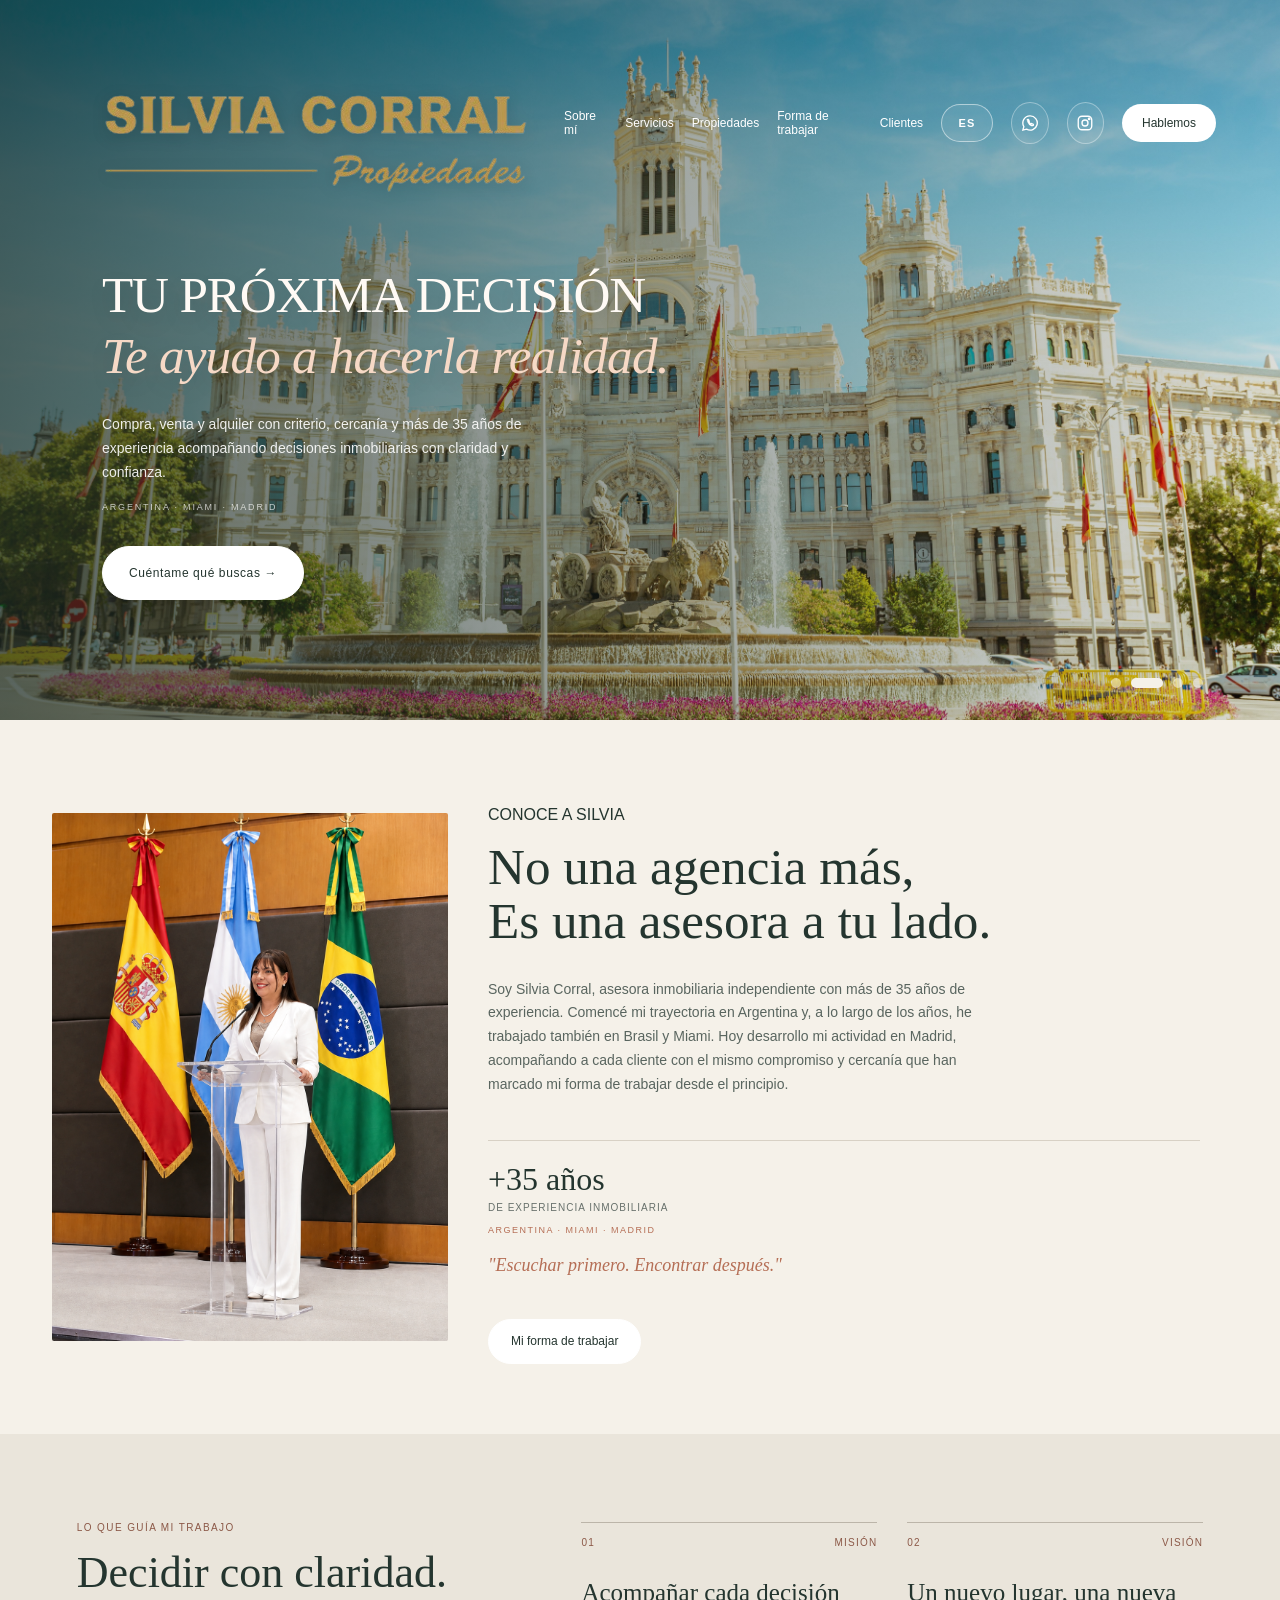
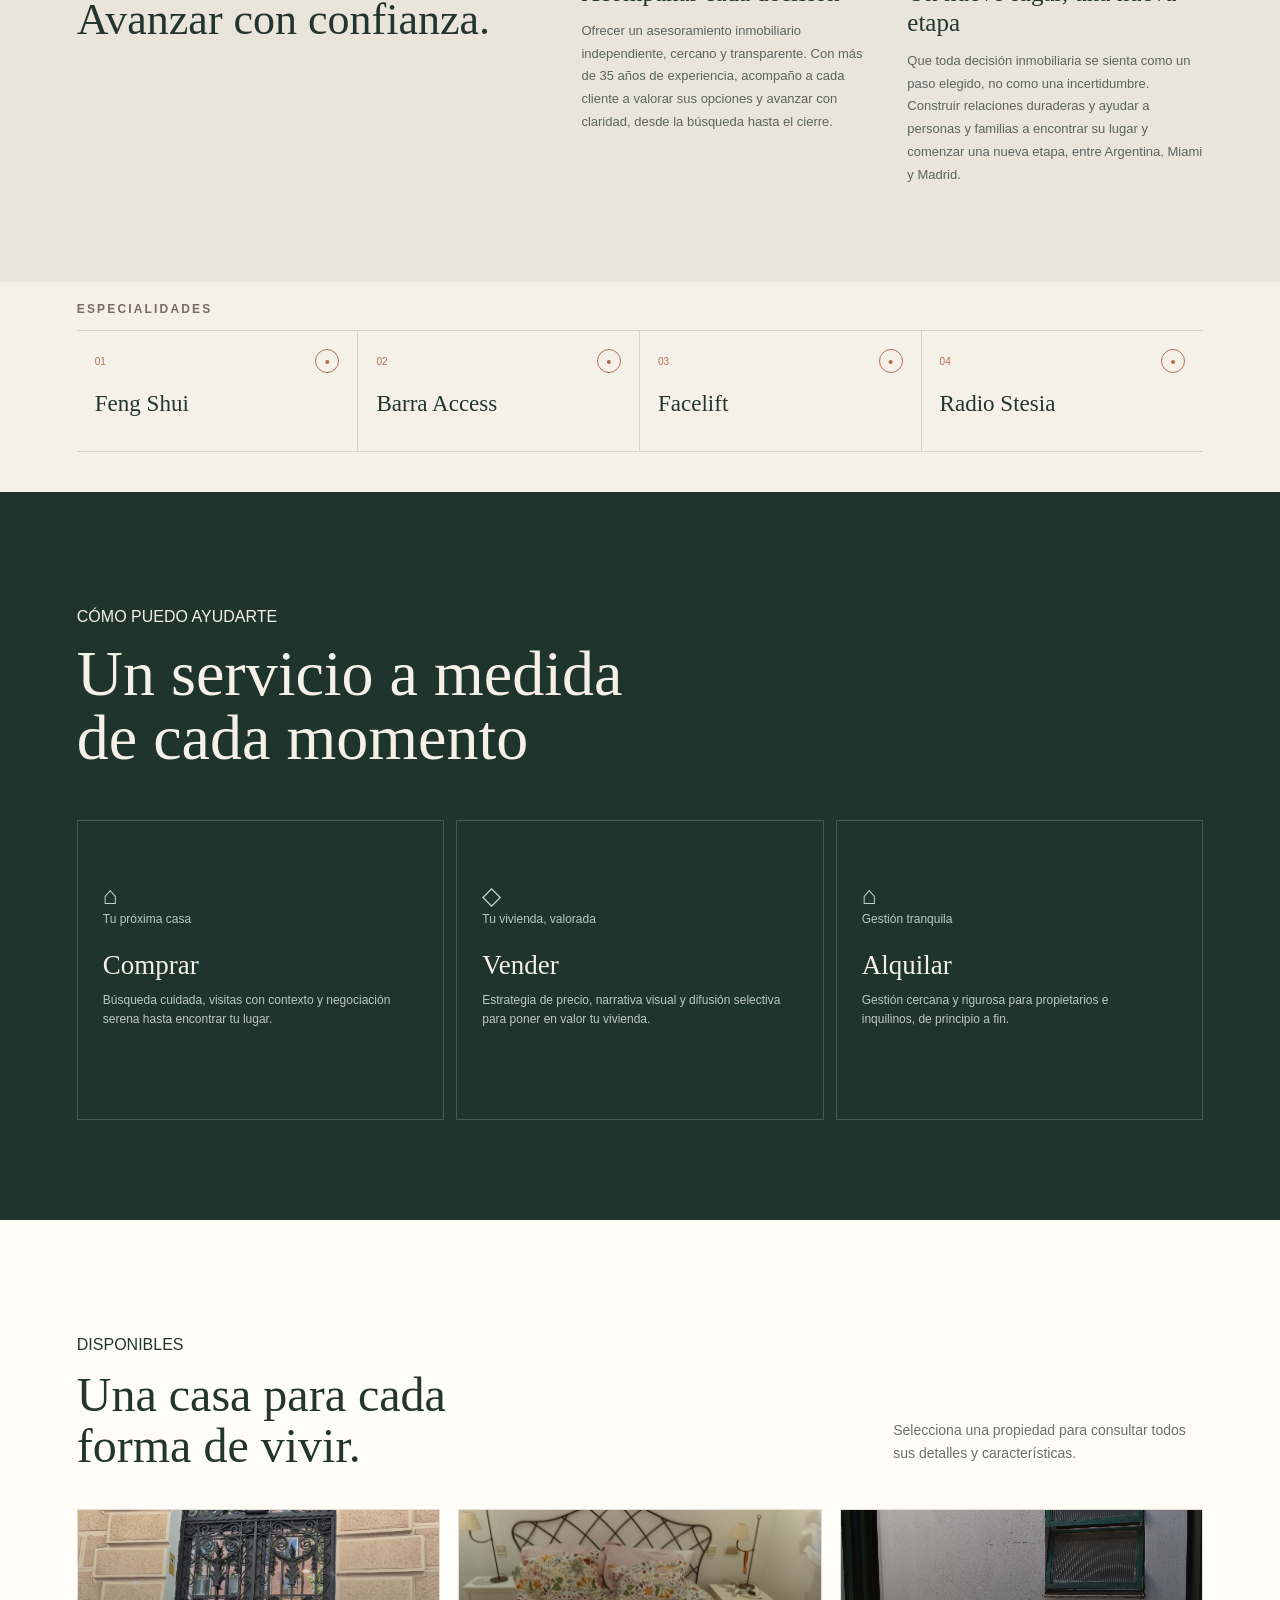
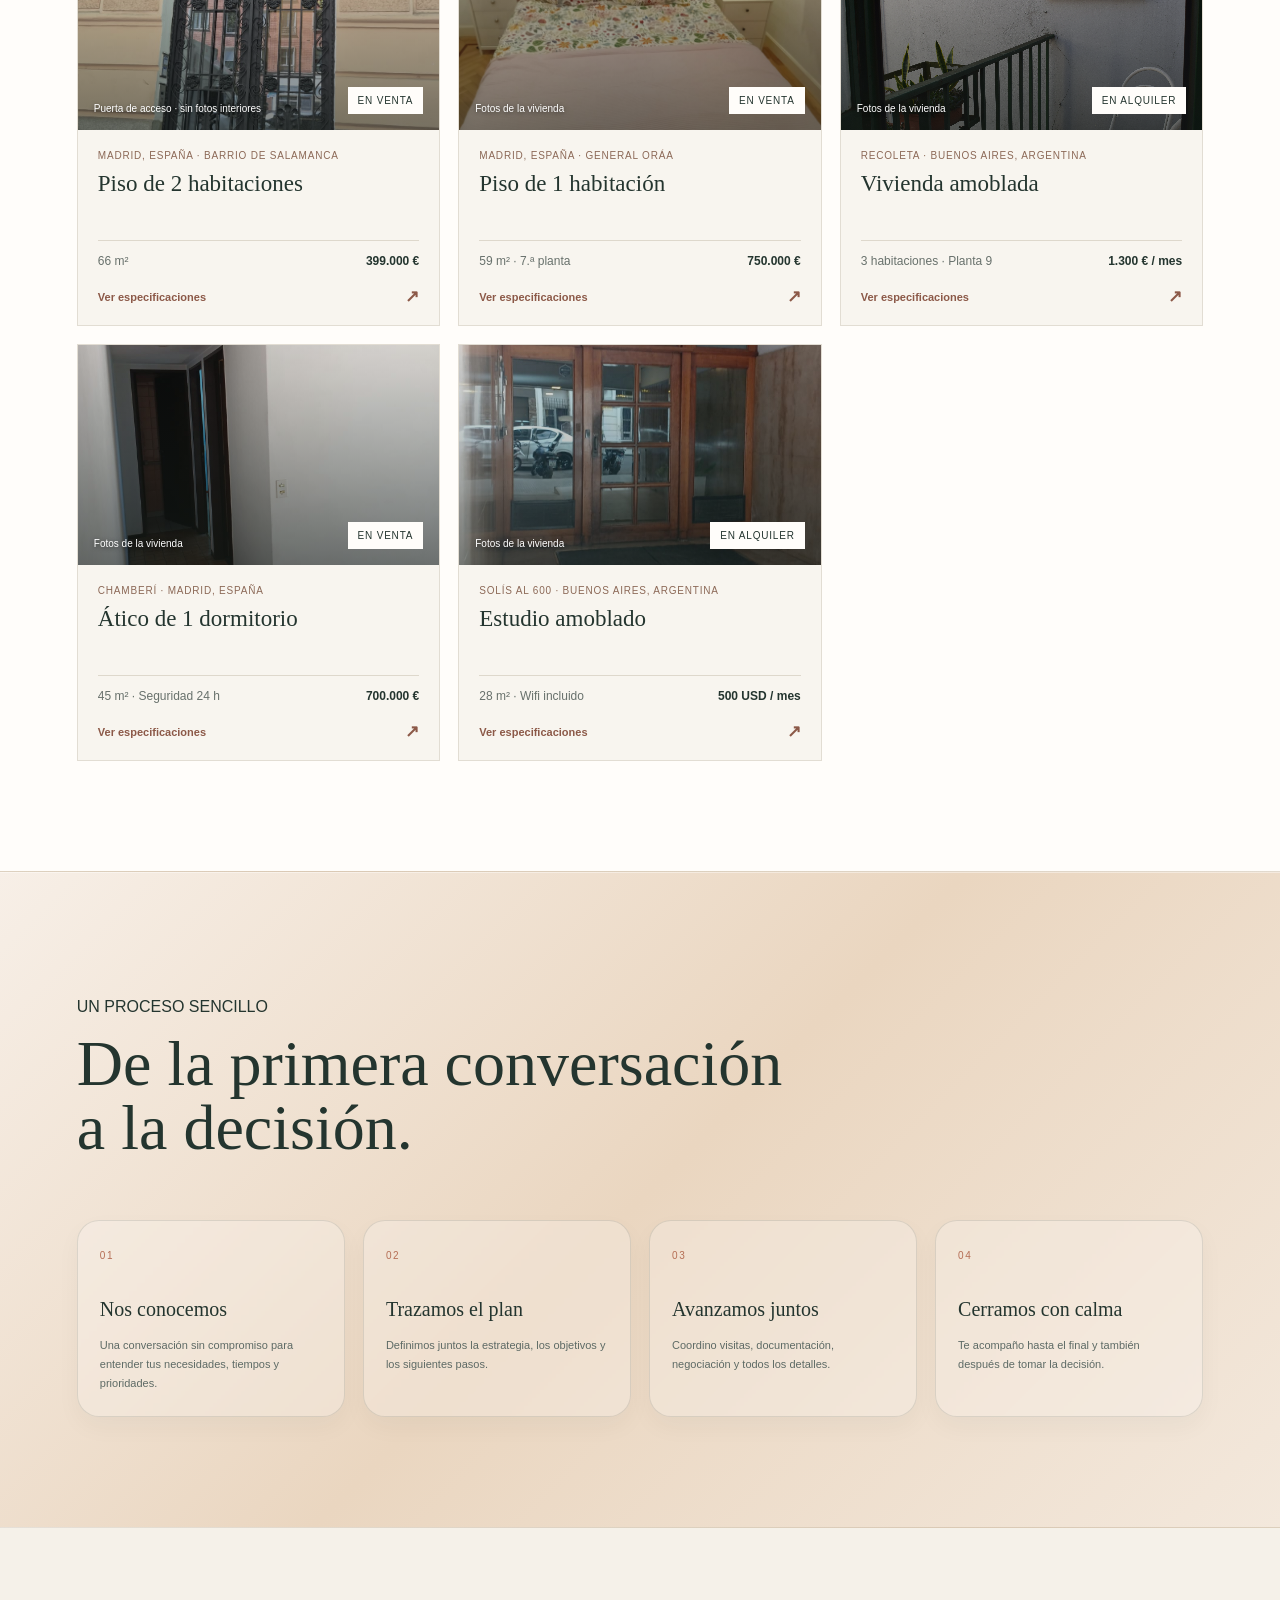
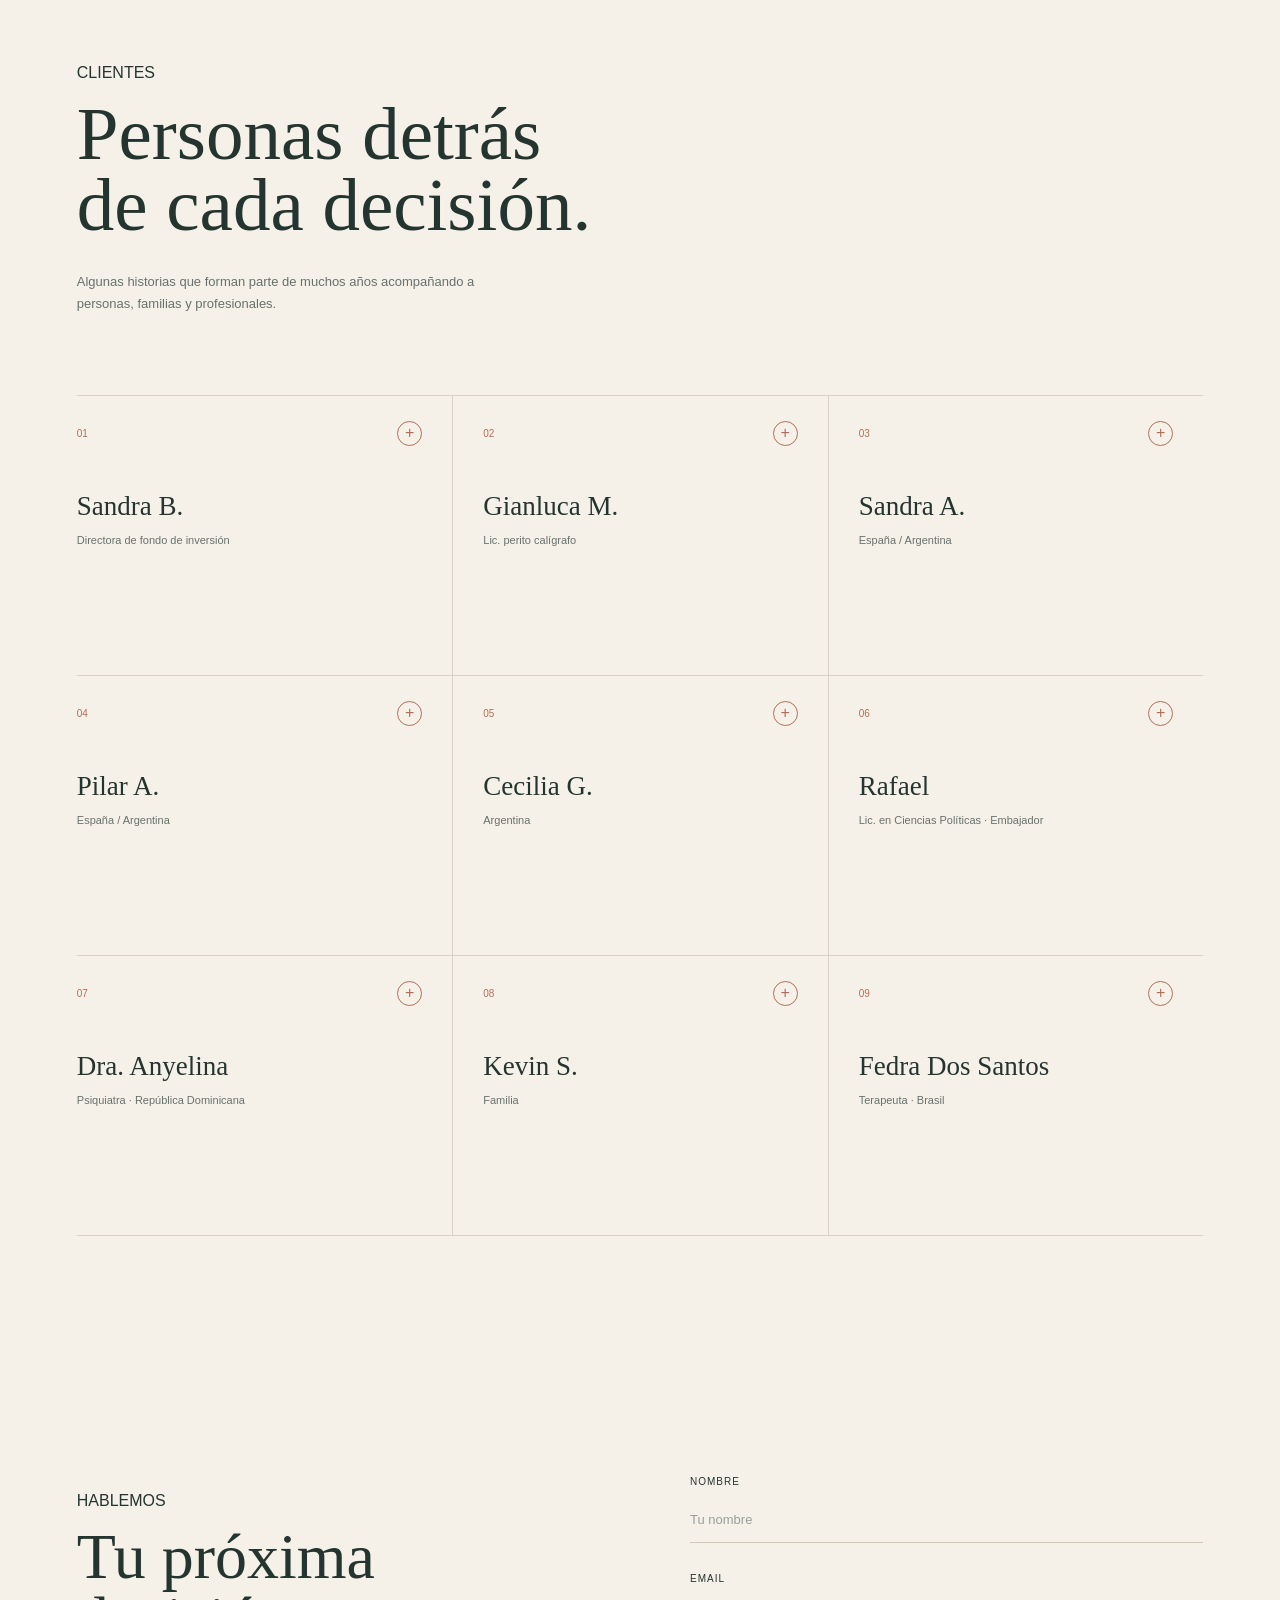
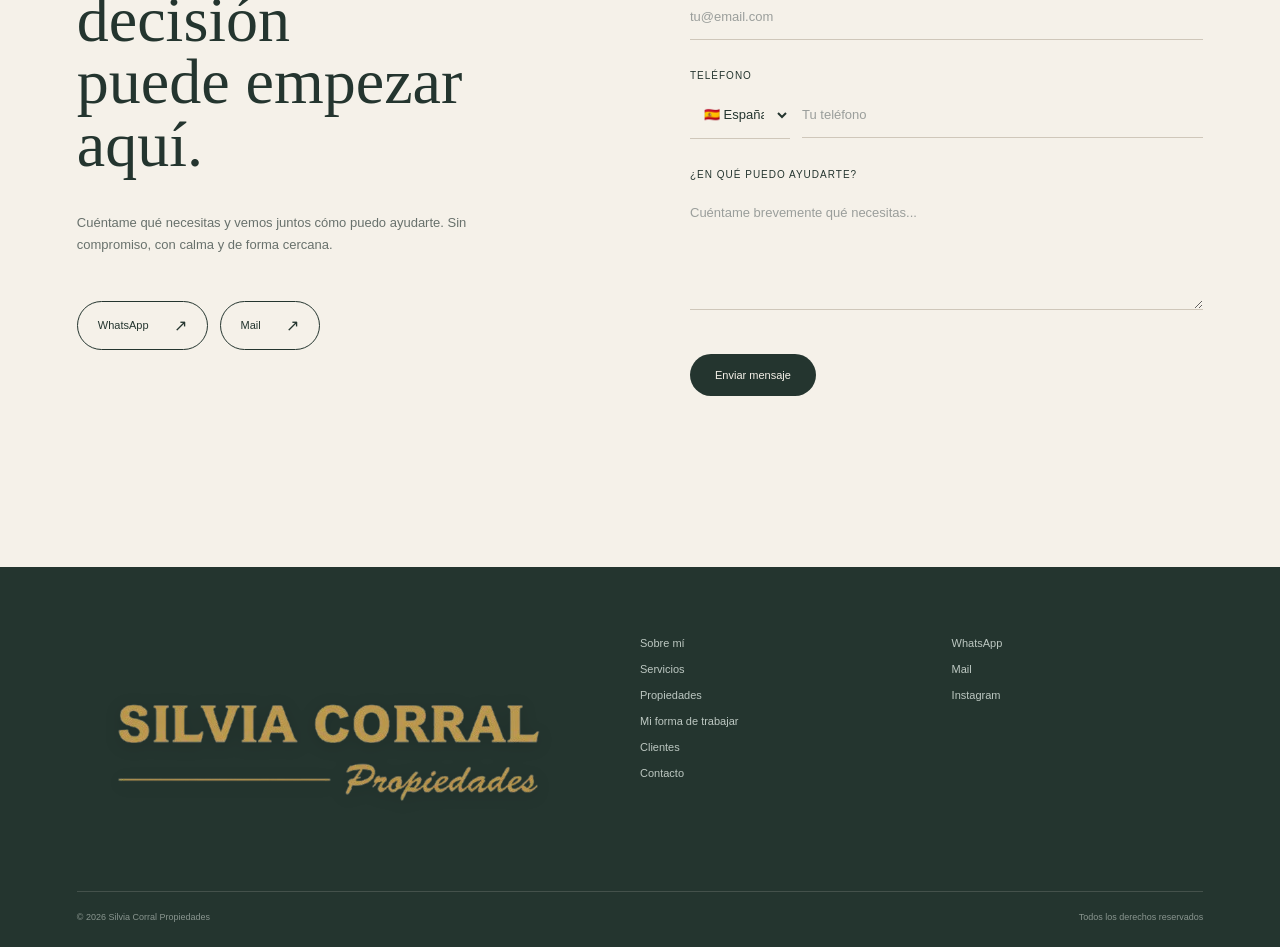
<file: index.html>
<!DOCTYPE html>
<html lang="es">
<head>
    <meta charset="UTF-8">
    <meta name="viewport" content="width=device-width, initial-scale=1.0">
    <title>Silvia Corral Propiedades</title>
    <link rel="stylesheet" href="css/style.css">
    <script src="js/main.js" defer></script>
</head>
<body>
    <header class="header">
        <a href="#" class="logo">
            <img src="img/logo.png" alt="Silvia Corral Propiedades">
        </a>

        <button class="menu-toggle" id="menu-toggle" aria-expanded="false" aria-controls="nav-menu" aria-label="Abrir menú">
            <span></span>
            <span></span>
            <span></span>
        </button>

        <nav class="nav" id="nav-menu">
            <a href="#sobre-mi" data-i18n="navSobreMi">Sobre mí</a>
            <a href="#servicios" data-i18n="navServicios">Servicios</a>
            <a href="#propiedades" data-i18n="navPropiedades">Propiedades</a>
            <a href="#proceso" data-i18n="navProceso">Forma de trabajar</a>
            <a href="#clientes" data-i18n="navClientes">Clientes</a>

            <div class="lang-switcher" aria-label="Selector de idioma">
                <button class="lang-toggle" id="lang-toggle" type="button" aria-expanded="false" aria-haspopup="true">
                    ES
                </button>
                <div class="lang-menu" id="lang-menu" role="menu" aria-label="Idiomas">
                    <button class="lang-option active" type="button" data-lang="es" role="menuitem">ES</button>
                    <button class="lang-option" type="button" data-lang="en" role="menuitem">EN</button>
                    <button class="lang-option" type="button" data-lang="pt" role="menuitem">PT</button>
                </div>
            </div>

            <a
                href="https://wa.me/34696042151?text=Hola%20Silvia%2C%20he%20visto%20tu%20web%20y%20me%20gustar%C3%ADa%20recibir%20informaci%C3%B3n."
                class="nav-social"
                id="nav-whatsapp"
                target="_blank"
                rel="noopener noreferrer"
                aria-label="WhatsApp"
                title="Contactar por WhatsApp"
            >
                <svg viewBox="0 0 24 24" aria-hidden="true">
                    <path d="M12 2.5a9.5 9.5 0 0 0-8.2 14.3L2.5 21.5l4.9-1.3A9.5 9.5 0 1 0 12 2.5Z"></path>
                    <path d="M8.4 7.7c.2-.4.4-.5.7-.5h.6c.2 0 .4.1.5.4l.8 1.7c.1.2.1.4-.1.6l-.6.7c.7 1.2 1.6 2.1 2.8 2.8l.7-.6c.2-.2.4-.2.6-.1l1.7.8c.3.1.4.3.4.5v.6c0 .3-.1.5-.5.7-.5.3-1.2.3-1.8.1-2.3-.8-4.1-2.6-4.9-4.9-.2-.6-.2-1.3.1-1.8Z"></path>
                </svg>
            </a>
            <a
                href="https://www.instagram.com/silviacorral.propiedades/"
                class="nav-social"
                id="nav-instagram"
                target="_blank"
                rel="noopener noreferrer"
                aria-label="Instagram"
                title="Instagram"
            >
                <svg viewBox="0 0 24 24" aria-hidden="true">
                    <rect x="3" y="3" width="18" height="18" rx="5"></rect>
                    <circle cx="12" cy="12" r="4"></circle>
                    <circle cx="17.5" cy="6.5" r="1"></circle>
                </svg>
            </a>
            <a href="#contacto" class="nav-contacto" data-i18n="navHablemos">Hablemos</a>
        </nav>
    </header>
    <main>
        <section class="hero" aria-label="Carrusel de portada">
            <div class="hero-slider" aria-live="polite">
                <div class="hero-slide active" style="background-image: url('img/hero.jpeg');"></div>
                <div class="hero-slide" style="background-image: url('img/hero2.jpg');"></div>
                <div class="hero-slide" style="background-image: url('img/hero3.jpg');"></div>
                <div class="hero-slide" style="background-image: url('img/hero4.jpg');"></div>
            </div>

            <div class="hero-contenido">
                <h1 data-i18n-html="heroTitle">
                    TU PRÓXIMA DECISIÓN<br>
                    <span>Te ayudo a hacerla realidad.</span>
                </h1>
                <p class="hero-descripcion" data-i18n="heroDescription">
                    Compra, venta y alquiler con criterio, cercanía y más de 35 años de experiencia
                    acompañando decisiones inmobiliarias con claridad y confianza.
                </p>
                <p class="hero-trayectoria">
                    Argentina · Miami · Madrid
                </p>
                <div class="hero-botones">
                    <a href="#contacto" class="boton boton-oscuro" data-i18n="heroButton">
                        Cuéntame qué buscas →
                    </a>
                </div>
            </div>

            <div class="hero-controls" aria-label="Indicadores del carrusel">
                <button class="hero-dot active" type="button" aria-label="Mostrar imagen 1" aria-pressed="true"></button>
                <button class="hero-dot" type="button" aria-label="Mostrar imagen 2" aria-pressed="false"></button>
                <button class="hero-dot" type="button" aria-label="Mostrar imagen 3" aria-pressed="false"></button>
                <button class="hero-dot" type="button" aria-label="Mostrar imagen 4" aria-pressed="false"></button>
            </div>
        </section>
        <!-- esta es la seccion de sobre mi, donde vamos a poner la foto de Silvia
         y un texto que hable de su experiencia y trayectoria, ademas 
         de un boton que lleve a la seccion de servicios. -->
         <section class="sobre-mi" id="sobre-mi">
            <div class="sobre-imagen">
                <img src="img/silvia.jpg" alt="Silvia Corral">
            </div>
            <div class="sobre-contenido">
                <p class="etiqueta" data-i18n="aboutLabel">
                    CONOCE A SILVIA
                </p>
            <h2 data-i18n-html="aboutTitle">
                No una agencia más,<br>
                Es una asesora a tu lado.
            </h2>
            <p class="sobre-texto" data-i18n="aboutText">
                Soy Silvia Corral, asesora inmobiliaria independiente
                con más de 35 años de experiencia. Comencé mi trayectoria
                en Argentina y, a lo largo de los años, he trabajado también
                en Brasil y Miami. Hoy desarrollo mi actividad en Madrid,
                acompañando a cada cliente con el mismo compromiso y
                cercanía que han marcado mi forma de trabajar desde el principio.
            </p>
            <div class="trayectoria">
                <strong>+35 años</strong>
                <span data-i18n="aboutExperience">de experiencia inmobiliaria</span>
                <small>Argentina · Miami · Madrid</small>
            </div>
            <p class="frase" data-i18n="aboutQuote">
                "Escuchar primero. Encontrar después."
            </p>
            <a href="#servicios" class="boton boton-oscuro" data-i18n="aboutButton">
                Mi forma de trabajar
            </a>
            </div>
        </section>
        <section class="proposito" id="proposito">
            <div class="proposito-interior">
                <div class="proposito-cabecera">
                    <p class="etiqueta" data-i18n="purposeLabel">LO QUE GUÍA MI TRABAJO</p>
                    <h2 data-i18n-html="purposeTitle">Decidir con claridad.<br>Avanzar con confianza.</h2>
                </div>
                <div class="proposito-grid">
                    <article class="proposito-item">
                        <div class="proposito-superior"><span>01</span><span data-i18n="missionLabel">MISIÓN</span></div>
                        <h3 data-i18n="missionTitle">Acompañar cada decisión</h3>
                        <p data-i18n="missionText">Ofrecer un asesoramiento inmobiliario independiente, cercano y transparente. Con más de 35 años de experiencia, acompaño a cada cliente a valorar sus opciones y avanzar con claridad, desde la búsqueda hasta el cierre.</p>
                    </article>
                    <article class="proposito-item">
                        <div class="proposito-superior"><span>02</span><span data-i18n="visionLabel">VISIÓN</span></div>
                        <h3 data-i18n="visionTitle">Un nuevo lugar, una nueva etapa</h3>
                        <p data-i18n="visionText">Que toda decisión inmobiliaria se sienta como un paso elegido, no como una incertidumbre. Construir relaciones duraderas y ayudar a personas y familias a encontrar su lugar y comenzar una nueva etapa, entre Argentina, Miami y Madrid.</p>
                    </article>
                </div>
            </div>
        </section>
<!-- En esta seccion vamos a desarrollar el frontend de las especialidades de Silvia, como Feng Shui, 
Barra Access, Facelift y Radio Stesia. Cada especialidad tendrá un artículo con un número, 
un icono y un título. Al hacer clic en el icono, se desplegará más información sobre cada especialidad. -->
        <section class="titulos-ambiente" aria-label="Especialidades">
            <p class="titulos-ambiente-titulo" data-i18n="specialtiesLabel">Especialidades</p>
            <div class="titulos-ambiente-grid">
                <article class="titulo-ambiente">
                    <div class="titulo-superior">
                        <span class="titulo-numero">01</span>
                        <span class="titulo-icono" aria-hidden="true">•</span>
                    </div>
                    <h3>Feng Shui</h3>
                </article>
                <article class="titulo-ambiente">
                    <div class="titulo-superior">
                        <span class="titulo-numero">02</span>
                        <span class="titulo-icono" aria-hidden="true">•</span>
                    </div>
                    <h3>Barra Access</h3>
                </article>
                <article class="titulo-ambiente">
                    <div class="titulo-superior">
                        <span class="titulo-numero">03</span>
                        <span class="titulo-icono" aria-hidden="true">•</span>
                    </div>
                    <h3>Facelift</h3>
                </article>
                <article class="titulo-ambiente">
                    <div class="titulo-superior">
                        <span class="titulo-numero">04</span>
                        <span class="titulo-icono" aria-hidden="true">•</span>
                    </div>
                    <h3>Radio Stesia</h3>
                </article>
            </div>
        </section>
<!-- seccion de servicios renta, venta, comprar -->
        <section class="servicios" id="servicios">
            <div class="servicios-cabecera">
            <p class="etiqueta" data-i18n="servicesLabel">
                CÓMO PUEDO AYUDARTE
            </p>
        <h2 data-i18n-html="servicesTitle">
            Un servicio a medida<br>
            de cada momento
        </h2>
        </div>
        <div class="servicios-grid">
        <article class="servicio">
            <div class="servicio-icono">
                ⌂
            </div>
            <p class="servicio-etiqueta" data-i18n="serviceBuyTag">Tu próxima casa</p>
            <h3 data-i18n="serviceBuyTitle">Comprar</h3>
            <p data-i18n="serviceBuyText">
                Búsqueda cuidada, visitas con contexto
                y negociación serena hasta encontrar
                tu lugar.
            </p>
        </article>
        <article class="servicio">
            <div class="servicio-icono">
                ◇
            </div>
            <p class="servicio-etiqueta" data-i18n="serviceSellTag">Tu vivienda, valorada</p>
            <h3 data-i18n="serviceSellTitle">Vender</h3>
            <p data-i18n="serviceSellText">
                Estrategia de precio, narrativa visual
                y difusión selectiva para poner en valor
                tu vivienda.
            </p>
        </article>
        <article class="servicio">
            <div class="servicio-icono">
                ⌂
            </div>
            <p class="servicio-etiqueta" data-i18n="serviceRentTag">Gestión tranquila</p>
            <h3 data-i18n="serviceRentTitle">Alquilar</h3>
            <p data-i18n="serviceRentText">
                Gestión cercana y rigurosa para
                propietarios e inquilinos, de principio
                a fin.
            </p>
        </article>
        </div>
    </section>
    <section class="propiedades" id="propiedades">
        <div class="propiedades-cabecera">
            <div>
                <p class="etiqueta" data-i18n="propertiesLabel">DISPONIBLES</p>
                <h2 data-i18n-html="propertiesTitle">Una casa para cada<br>forma de vivir.</h2>
            </div>
            <p class="propiedades-intro" data-i18n="propertiesIntro">Selecciona una propiedad para consultar todos sus detalles y características.</p>
        </div>
        <div class="propiedades-grid">
            <a class="propiedad-tarjeta" href="propiedad.html?id=piso-1">
                <div class="propiedad-imagen propiedad-imagen-1" role="img" aria-label="Solo se mostrará la puerta de acceso; no hay fotos interiores por confidencialidad"><span>Puerta de acceso · sin fotos interiores</span><span class="propiedad-operacion" data-i18n="propertySale">En venta</span></div>
                <div class="propiedad-resumen"><p>Madrid, España · Barrio de Salamanca</p><h3>Piso de 2 habitaciones</h3><div class="propiedad-resumen-pie"><span>66 m²</span><strong>399.000 €</strong></div><span class="propiedad-enlace"><span data-i18n="propertyViewDetails">Ver especificaciones</span><span aria-hidden="true">↗</span></span></div>
            </a>
            <a class="propiedad-tarjeta" href="propiedad.html?id=piso-2">
                <div class="propiedad-imagen propiedad-imagen-2" role="img" aria-label="Fotografía del piso en General Oráa"><span>Fotos de la vivienda</span><span class="propiedad-operacion" data-i18n="propertySale">En venta</span></div>
                <div class="propiedad-resumen"><p>Madrid, España · General Oráa</p><h3>Piso de 1 habitación</h3><div class="propiedad-resumen-pie"><span>59 m² · 7.ª planta</span><strong>750.000 €</strong></div><span class="propiedad-enlace"><span data-i18n="propertyViewDetails">Ver especificaciones</span><span aria-hidden="true">↗</span></span></div>
            </a>
            <a class="propiedad-tarjeta" href="propiedad.html?id=piso-3">
                <div class="propiedad-imagen propiedad-imagen-3" role="img" aria-label="Fotografía de la vivienda amoblada en Recoleta"><span>Fotos de la vivienda</span><span class="propiedad-operacion" data-i18n="propertyRent">En alquiler</span></div>
                <div class="propiedad-resumen"><p>Recoleta · Buenos Aires, Argentina</p><h3>Vivienda amoblada</h3><div class="propiedad-resumen-pie"><span>3 habitaciones · Planta 9</span><strong>1.300 € / mes</strong></div><span class="propiedad-enlace"><span data-i18n="propertyViewDetails">Ver especificaciones</span><span aria-hidden="true">↗</span></span></div>
            </a>
            <a class="propiedad-tarjeta" href="propiedad.html?id=piso-4">
                <div class="propiedad-imagen propiedad-imagen-4" role="img" aria-label="Fotografía del ático en Chamberí"><span>Fotos de la vivienda</span><span class="propiedad-operacion" data-i18n="propertySale">En venta</span></div>
                <div class="propiedad-resumen"><p>Chamberí · Madrid, España</p><h3>Ático de 1 dormitorio</h3><div class="propiedad-resumen-pie"><span>45 m² · Seguridad 24 h</span><strong>700.000 €</strong></div><span class="propiedad-enlace"><span data-i18n="propertyViewDetails">Ver especificaciones</span><span aria-hidden="true">↗</span></span></div>
            </a>
            <a class="propiedad-tarjeta" href="propiedad.html?id=piso-5">
                <div class="propiedad-imagen propiedad-imagen-5" role="img" aria-label="Fotografía del estudio en Solís"><span>Fotos de la vivienda</span><span class="propiedad-operacion" data-i18n="propertyRent">En alquiler</span></div>
                <div class="propiedad-resumen"><p>Solís al 600 · Buenos Aires, Argentina</p><h3>Estudio amoblado</h3><div class="propiedad-resumen-pie"><span>28 m² · Wifi incluido</span><strong>500 USD / mes</strong></div><span class="propiedad-enlace"><span data-i18n="propertyViewDetails">Ver especificaciones</span><span aria-hidden="true">↗</span></span></div>
            </a>
        </div>
    </section>
    <!-- Aqui le mostraremos una serie de pasos al usuario de como seria
     trabajar con Silvia, desde la primera conversacion hasta la decision final.
      Cada paso tendra un numero, un titulo y un texto explicativo. -->
    <section class="proceso" id="proceso">
    <div class="proceso-cabecera">
        <p class="etiqueta" data-i18n="processLabel">
            UN PROCESO SENCILLO
        </p>
        <h2 data-i18n-html="processTitle">
            De la primera conversación<br>
            a la decisión.
        </h2>
    </div>
    <div class="proceso-grid">
        <article class="paso">
            <span>01</span>
            <h3 data-i18n="processStep1Title">Nos conocemos</h3>
            <p data-i18n="processStep1Text">
                Una conversación sin compromiso
                para entender tus necesidades,
                tiempos y prioridades.
            </p>
        </article>
        <article class="paso">
            <span>02</span>
            <h3 data-i18n="processStep2Title">Trazamos el plan</h3>
            <p data-i18n="processStep2Text">
                Definimos juntos la estrategia,
                los objetivos y los siguientes
                pasos.
            </p>
        </article>
        <article class="paso">
            <span>03</span>
            <h3 data-i18n="processStep3Title">Avanzamos juntos</h3>
            <p data-i18n="processStep3Text">
                Coordino visitas, documentación,
                negociación y todos los detalles.
            </p>
        </article>
        <article class="paso">
            <span>04</span>
            <h3 data-i18n="processStep4Title">Cerramos con calma</h3>
            <p data-i18n="processStep4Text">
                Te acompaño hasta el final y también
                después de tomar la decisión.
            </p>
        </article>
    </div>
    </section>
    <!-- vvamos a añadir la seccion de clientes mostrando asi los +35 años de experiencia de Silvia, y los +100 clientes satisfechos, etc -->
     <section class="clientes" id="clientes">

    <div class="clientes-cabecera">
        <p class="etiqueta" data-i18n="clientsLabel">CLIENTES</p>

        <h2 data-i18n-html="clientsTitle">
            Personas detrás<br>
            de cada decisión.
        </h2>

        <p class="clientes-intro" data-i18n="clientsIntro">
            Algunas historias que forman parte
            de muchos años acompañando a personas,
            familias y profesionales.
        </p>
    </div>


    <div class="clientes-grid">

        <article class="cliente" data-cliente="1">
            <div class="cliente-superior">
                <span class="cliente-numero">01</span>
                <span class="cliente-icono">+</span>
            </div>

            <h3 data-i18n="client1Name">Sandra B.</h3>

            <p class="cliente-profesion" data-i18n="client1Profession">
                Directora de fondo de inversión
            </p>

            <div class="cliente-detalle">
                <p data-i18n="client1Detail">
                    Asesoramiento especializado en
                    adquisición y posicionamiento para
                    perfiles de inversión.
                </p>
            </div>
        </article>


        <article class="cliente" data-cliente="2">
            <div class="cliente-superior">
                <span class="cliente-numero">02</span>
                <span class="cliente-icono">+</span>
            </div>

            <h3 data-i18n="client2Name">Gianluca M.</h3>

            <p class="cliente-profesion" data-i18n="client2Profession">
                Lic. perito calígrafo
            </p>

            <div class="cliente-detalle">
                <p data-i18n="client2Detail">
                    Gestión de venta de primera vivienda
                    con estrategia de mercado y cierre eficaz.
                </p>
            </div>
        </article>


        <article class="cliente" data-cliente="3">
            <div class="cliente-superior">
                <span class="cliente-numero">03</span>
                <span class="cliente-icono">+</span>
            </div>

            <h3 data-i18n="client3Name">Sandra A.</h3>

            <p class="cliente-profesion" data-i18n="client3Profession">
                España / Argentina
            </p>

            <div class="cliente-detalle">
                <p data-i18n="client3Detail">
                    Venta de inmueble y gestión continua
                    de administración patrimonial desde
                    Argentina.
                </p>
            </div>
        </article>


        <article class="cliente" data-cliente="4">
            <div class="cliente-superior">
                <span class="cliente-numero">04</span>
                <span class="cliente-icono">+</span>
            </div>

            <h3 data-i18n="client4Name">Pilar A.</h3>

            <p class="cliente-profesion" data-i18n="client4Profession">
                España / Argentina
            </p>

            <div class="cliente-detalle">
                <p data-i18n="client4Detail">
                    Intermediación en operación residencial
                    y continuidad en gestión administrativa
                    durante más de tres décadas.
                </p>
            </div>
        </article>


        <article class="cliente" data-cliente="5">
            <div class="cliente-superior">
                <span class="cliente-numero">05</span>
                <span class="cliente-icono">+</span>
            </div>

            <h3 data-i18n="client5Name">Cecilia G.</h3>

            <p class="cliente-profesion" data-i18n="client5Profession">
                Argentina
            </p>

            <div class="cliente-detalle">
                <p data-i18n="client5Detail">
                    Venta de inmueble con enfoque en
                    optimización de valor y transacción segura.
                </p>
            </div>
        </article>


        <article class="cliente" data-cliente="6">
            <div class="cliente-superior">
                <span class="cliente-numero">06</span>
                <span class="cliente-icono">+</span>
            </div>

            <h3 data-i18n="client6Name">Rafael</h3>

            <p class="cliente-profesion" data-i18n="client6Profession">
                Lic. en Ciencias Políticas · Embajador
            </p>

            <div class="cliente-detalle">
                <p data-i18n="client6Detail">
                    Cierre de operación residencial para
                    perfil familiar con enfoque en rentabilidad
                    y conveniencia estratégica.
                </p>
            </div>
        </article>


        <article class="cliente" data-cliente="7">
            <div class="cliente-superior">
                <span class="cliente-numero">07</span>
                <span class="cliente-icono">+</span>
            </div>

            <h3 data-i18n="client7Name">Dra. Anyelina</h3>

            <p class="cliente-profesion" data-i18n="client7Profession">
                Psiquiatra · República Dominicana
            </p>

            <div class="cliente-detalle">
                <p data-i18n="client7Detail">
                    Búsqueda y contratación de vivienda
                    para familia con criterios de ubicación,
                    confort y estabilidad.
                </p>
            </div>
        </article>


        <article class="cliente" data-cliente="8">
            <div class="cliente-superior">
                <span class="cliente-numero">08</span>
                <span class="cliente-icono">+</span>
            </div>

            <h3 data-i18n="client8Name">Kevin S.</h3>

            <p class="cliente-profesion" data-i18n="client8Profession">
                Familia
            </p>

            <div class="cliente-detalle">
                <p data-i18n="client8Detail">
                    Intermediación en venta de vivienda
                    unifamiliar para perfil familiar con
                    necesidad de traslado y reubicación.
                </p>
            </div>
        </article>


        <article class="cliente" data-cliente="9">
            <div class="cliente-superior">
                <span class="cliente-numero">09</span>
                <span class="cliente-icono">+</span>
            </div>

            <h3 data-i18n="client9Name">Fedra Dos Santos</h3>

            <p class="cliente-profesion" data-i18n="client9Profession">
                Terapeuta · Brasil
            </p>

            <div class="cliente-detalle">
                <p data-i18n="client9Detail">
                    Gestión de arrendamiento con selección
                    de inquilino y supervisión del proceso
                    de alquiler.
                </p>
            </div>
        </article>

    </div>

    <button class="clientes-mas" id="clientes-mas" type="button" aria-expanded="false">
        Mostrar más
        <span>→</span>
    </button>

</section>
    <!-- Seccion de cntacto, aqui tambien vamos añadir el icono de whatsapp y correos, 
     tambien desarrollamos la parte del formulario con un backend  -->
<section class="contacto" id="contacto">
    <div class="contacto-info">
        <p class="etiqueta" data-i18n="contactLabel">HABLEMOS</p>
        <h2 data-i18n-html="contactTitle">
            Tu próxima decisión<br>
            puede empezar aquí.
        </h2>
        <p class="contacto-texto" data-i18n="contactText">
            Cuéntame qué necesitas y vemos juntos
            cómo puedo ayudarte. Sin compromiso,
            con calma y de forma cercana.
        </p>
        <div class="contacto-botones">
            <a
                href="#"
                class="contacto-boton"
                id="boton-whatsapp"
                target="_blank"
                rel="noopener noreferrer"
                >
                WhatsApp
                <span>↗</span>
            </a>
            <a
                href="mailto:mudateconsilviacorral@gmail.com"
                class="contacto-boton"
                id="boton-email"
          >
                Mail
                <span>↗</span>
            </a>
        </div>
    </div>
    <form class="formulario-contacto" id="formulario-contacto" action="" method="POST" novalidate>
        <div class="campo">
            <label for="nombre" data-i18n="contactName">Nombre</label>
            <input
                type="text"
                id="nombre"
                name="nombre"
                placeholder="Tu nombre"
                data-i18n-placeholder="contactNamePlaceholder"
                aria-invalid="false"
            >
        </div>
        <div class="campo">
            <label for="email" data-i18n="contactEmail">Email</label>
            <input
                type="email"
                id="email"
                name="email"
                placeholder="tu@email.com"
                data-i18n-placeholder="contactEmailPlaceholder"
                aria-invalid="false"
            >
        </div>
        <div class="campo">
            <label for="telefono" data-i18n="contactPhone">Teléfono</label>
            <div class="campo-telefono">
                <select id="prefijo-telefono" name="prefijo_telefono" class="prefijo-telefono" aria-label="Prefijo telefónico">
                    <option value="+34" selected>🇪🇸 España (+34)</option>
                    <option value="+1">🇺🇸 EE. UU. / Canadá (+1)</option>
                    <option value="+7">🇷🇺 Rusia (+7)</option>
                    <option value="+20">🇪🇬 Egipto (+20)</option>
                    <option value="+27">🇿🇦 Sudáfrica (+27)</option>
                    <option value="+30">🇬🇷 Grecia (+30)</option>
                    <option value="+31">🇳🇱 Países Bajos (+31)</option>
                    <option value="+32">🇧🇪 Bélgica (+32)</option>
                    <option value="+33">🇫🇷 Francia (+33)</option>
                    <option value="+34">🇪🇸 España (+34)</option>
                    <option value="+36">🇭🇺 Hungría (+36)</option>
                    <option value="+39">🇮🇹 Italia (+39)</option>
                    <option value="+40">🇷🇴 Rumanía (+40)</option>
                    <option value="+41">🇨🇭 Suiza (+41)</option>
                    <option value="+43">🇦🇹 Austria (+43)</option>
                    <option value="+44">🇬🇧 Reino Unido (+44)</option>
                    <option value="+45">🇩🇰 Dinamarca (+45)</option>
                    <option value="+46">🇸🇪 Suecia (+46)</option>
                    <option value="+47">🇳🇴 Noruega (+47)</option>
                    <option value="+48">🇵🇱 Polonia (+48)</option>
                    <option value="+49">🇩🇪 Alemania (+49)</option>
                    <option value="+51">🇵🇪 Perú (+51)</option>
                    <option value="+52">🇲🇽 México (+52)</option>
                    <option value="+53">🇨🇺 Cuba (+53)</option>
                    <option value="+54">🇦🇷 Argentina (+54)</option>
                    <option value="+55">🇧🇷 Brasil (+55)</option>
                    <option value="+56">🇨🇱 Chile (+56)</option>
                    <option value="+57">🇨🇴 Colombia (+57)</option>
                    <option value="+58">🇻🇪 Venezuela (+58)</option>
                    <option value="+60">🇲🇾 Malasia (+60)</option>
                    <option value="+61">🇦🇺 Australia (+61)</option>
                    <option value="+62">🇮🇩 Indonesia (+62)</option>
                    <option value="+63">🇵🇭 Filipinas (+63)</option>
                    <option value="+64">🇳🇿 Nueva Zelanda (+64)</option>
                    <option value="+65">🇸🇬 Singapur (+65)</option>
                    <option value="+66">🇹🇭 Tailandia (+66)</option>
                    <option value="+81">🇯🇵 Japón (+81)</option>
                    <option value="+82">🇰🇷 Corea del Sur (+82)</option>
                    <option value="+84">🇻🇳 Vietnam (+84)</option>
                    <option value="+86">🇨🇳 China (+86)</option>
                    <option value="+90">🇹🇷 Turquía (+90)</option>
                    <option value="+91">🇮🇳 India (+91)</option>
                    <option value="+92">🇵🇰 Pakistán (+92)</option>
                    <option value="+93">🇦🇫 Afganistán (+93)</option>
                    <option value="+94">🇱🇰 Sri Lanka (+94)</option>
                    <option value="+95">🇲🇲 Myanmar (+95)</option>
                    <option value="+98">🇮🇷 Irán (+98)</option>
                    <option value="+211">🇸🇸 Sudán del Sur (+211)</option>
                    <option value="+212">🇲🇦 Marruecos (+212)</option>
                    <option value="+213">🇩🇿 Argelia (+213)</option>
                    <option value="+216">🇹🇳 Túnez (+216)</option>
                    <option value="+218">🇱🇾 Libia (+218)</option>
                    <option value="+220">🇬🇲 Gambia (+220)</option>
                    <option value="+221">🇸🇳 Senegal (+221)</option>
                    <option value="+223">🇲🇱 Mali (+223)</option>
                    <option value="+224">🇬🇳 Guinea (+224)</option>
                    <option value="+225">🇨🇮 Costa de Marfil (+225)</option>
                    <option value="+226">🇧🇫 Burkina Faso (+226)</option>
                    <option value="+227">🇳🇪 Níger (+227)</option>
                    <option value="+228">🇹🇬 Togo (+228)</option>
                    <option value="+229">🇧🇯 Benín (+229)</option>
                    <option value="+230">🇲🇺 Mauricio (+230)</option>
                    <option value="+231">🇱🇷 Liberia (+231)</option>
                    <option value="+232">🇸🇱 Sierra Leona (+232)</option>
                    <option value="+233">🇬🇭 Ghana (+233)</option>
                    <option value="+234">🇳🇬 Nigeria (+234)</option>
                    <option value="+235">🇹🇩 Chad (+235)</option>
                    <option value="+236">🇨🇫 República Centroafricana (+236)</option>
                    <option value="+237">🇨🇲 Camerún (+237)</option>
                    <option value="+238">🇨🇻 Cabo Verde (+238)</option>
                    <option value="+239">🇸🇹 Santo Tomé y Príncipe (+239)</option>
                    <option value="+240">🇬🇶 Guinea Ecuatorial (+240)</option>
                    <option value="+241">🇬🇦 Gabón (+241)</option>
                    <option value="+242">🇨🇬 Congo (+242)</option>
                    <option value="+243">🇨🇩 Congo (DRC) (+243)</option>
                    <option value="+244">🇦🇴 Angola (+244)</option>
                    <option value="+245">🇬🇼 Guinea-Bisáu (+245)</option>
                    <option value="+246">🇮🇴 Territorio Británico del Océano Índico (+246)</option>
                    <option value="+248">🇸🇨 Seychelles (+248)</option>
                    <option value="+249">🇸🇩 Sudán (+249)</option>
                    <option value="+250">🇷🇼 Ruanda (+250)</option>
                    <option value="+251">🇪🇹 Etiopía (+251)</option>
                    <option value="+252">🇸🇴 Somalia (+252)</option>
                    <option value="+253">🇩🇯 Djibouti (+253)</option>
                    <option value="+254">🇰🇪 Kenia (+254)</option>
                    <option value="+255">🇹🇿 Tanzania (+255)</option>
                    <option value="+256">🇺🇬 Uganda (+256)</option>
                    <option value="+257">🇧🇮 Burundi (+257)</option>
                    <option value="+258">🇲🇿 Mozambique (+258)</option>
                    <option value="+260">🇿🇲 Zambia (+260)</option>
                    <option value="+261">🇲🇬 Madagascar (+261)</option>
                    <option value="+262">🇫🇷 Reunión / Mayotte (+262)</option>
                    <option value="+263">🇿🇼 Zimbabue (+263)</option>
                    <option value="+264">🇳🇦 Namibia (+264)</option>
                    <option value="+265">🇲🇼 Malawi (+265)</option>
                    <option value="+266">🇱🇸 Lesoto (+266)</option>
                    <option value="+267">🇧🇼 Botsuana (+267)</option>
                    <option value="+268">🇸🇿 Suazilandia (+268)</option>
                    <option value="+269">🇰🇲 Comoras (+269)</option>
                    <option value="+297">🇦🇼 Aruba (+297)</option>
                    <option value="+298">🇫🇴 Islas Feroe (+298)</option>
                    <option value="+299">🇬🇱 Groenlandia (+299)</option>
                    <option value="+351">🇵🇹 Portugal (+351)</option>
                    <option value="+352">🇱🇺 Luxemburgo (+352)</option>
                    <option value="+353">🇮🇪 Irlanda (+353)</option>
                    <option value="+354">🇮🇸 Islandia (+354)</option>
                    <option value="+355">🇦🇱 Albania (+355)</option>
                    <option value="+356">🇲🇹 Malta (+356)</option>
                    <option value="+357">🇨🇾 Chipre (+357)</option>
                    <option value="+358">🇫🇮 Finlandia (+358)</option>
                    <option value="+359">🇧🇬 Bulgaria (+359)</option>
                    <option value="+370">🇱🇹 Lituania (+370)</option>
                    <option value="+371">🇱🇻 Letonia (+371)</option>
                    <option value="+372">🇪🇪 Estonia (+372)</option>
                    <option value="+373">🇲🇩 Moldavia (+373)</option>
                    <option value="+374">🇦🇲 Armenia (+374)</option>
                    <option value="+375">🇧🇾 Bielorrusia (+375)</option>
                    <option value="+376">🇦🇩 Andorra (+376)</option>
                    <option value="+377">🇲🇨 Mónaco (+377)</option>
                    <option value="+378">🇸🇲 San Marino (+378)</option>
                    <option value="+380">🇺🇦 Ucrania (+380)</option>
                    <option value="+381">🇷🇸 Serbia (+381)</option>
                    <option value="+382">🇲🇪 Montenegro (+382)</option>
                    <option value="+385">🇭🇷 Croacia (+385)</option>
                    <option value="+386">🇸🇮 Eslovenia (+386)</option>
                    <option value="+387">🇧🇦 Bosnia y Herzegovina (+387)</option>
                    <option value="+389">🇲🇰 Macedonia del Norte (+389)</option>
                    <option value="+420">🇨🇿 Chequia (+420)</option>
                    <option value="+421">🇸🇰 Eslovaquia (+421)</option>
                    <option value="+500">🇫🇰 Islas Malvinas (+500)</option>
                    <option value="+501">🇧🇿 Belice (+501)</option>
                    <option value="+502">🇬🇹 Guatemala (+502)</option>
                    <option value="+503">🇸🇻 El Salvador (+503)</option>
                    <option value="+504">🇭🇳 Honduras (+504)</option>
                    <option value="+505">🇳🇮 Nicaragua (+505)</option>
                    <option value="+506">🇨🇷 Costa Rica (+506)</option>
                    <option value="+507">🇵🇦 Panamá (+507)</option>
                    <option value="+509">🇭🇹 Haití (+509)</option>
                    <option value="+591">🇧🇴 Bolivia (+591)</option>
                    <option value="+592">🇬🇾 Guyana (+592)</option>
                    <option value="+593">🇪🇨 Ecuador (+593)</option>
                    <option value="+594">🇬🇫 Guayana Francesa (+594)</option>
                    <option value="+595">🇵🇾 Paraguay (+595)</option>
                    <option value="+597">🇸🇷 Surinam (+597)</option>
                    <option value="+598">🇺🇾 Uruguay (+598)</option>
                    <option value="+599">🇨🇼 Curazao / Antillas Neerlandesas (+599)</option>
                    <option value="+670">🇹🇱 Timor Oriental (+670)</option>
                    <option value="+673">🇧🇳 Brunei (+673)</option>
                    <option value="+675">🇵🇬 Papúa Nueva Guinea (+675)</option>
                    <option value="+676">🇹🇴 Tonga (+676)</option>
                    <option value="+677">🇸🇧 Islas Salomón (+677)</option>
                    <option value="+678">🇻🇺 Vanuatu (+678)</option>
                    <option value="+679">🇫🇯 Fiyi (+679)</option>
                    <option value="+680">🇵🇼 Palau (+680)</option>
                    <option value="+682">🇨🇰 Islas Cook (+682)</option>
                    <option value="+685">🇼🇸 Samoa (+685)</option>
                    <option value="+687">🇳🇨 Nueva Caledonia (+687)</option>
                    <option value="+689">🇵🇫 Polinesia Francesa (+689)</option>
                    <option value="+850">🇰🇵 Corea del Norte (+850)</option>
                    <option value="+852">🇭🇰 Hong Kong (+852)</option>
                    <option value="+853">🇲🇴 Macao (+853)</option>
                    <option value="+855">🇰🇭 Camboya (+855)</option>
                    <option value="+856">🇱🇦 Laos (+856)</option>
                    <option value="+880">🇧🇩 Bangladesh (+880)</option>
                    <option value="+886">🇹🇼 Taiwán (+886)</option>
                    <option value="+960">🇲🇻 Maldivas (+960)</option>
                    <option value="+961">🇱🇧 Líbano (+961)</option>
                    <option value="+962">🇯🇴 Jordania (+962)</option>
                    <option value="+963">🇸🇾 Siria (+963)</option>
                    <option value="+964">🇮🇶 Irak (+964)</option>
                    <option value="+965">🇰🇼 Kuwait (+965)</option>
                    <option value="+966">🇸🇦 Arabia Saudita (+966)</option>
                    <option value="+967">🇾🇪 Yemen (+967)</option>
                    <option value="+968">🇴🇲 Omán (+968)</option>
                    <option value="+971">🇦🇪 Emiratos Árabes (+971)</option>
                    <option value="+972">🇮🇱 Israel (+972)</option>
                    <option value="+973">🇧🇭 Bahréin (+973)</option>
                    <option value="+974">🇶🇦 Catar (+974)</option>
                    <option value="+975">🇧🇹 Bután (+975)</option>
                    <option value="+976">🇲🇳 Mongolia (+976)</option>
                    <option value="+977">🇳🇵 Nepal (+977)</option>
                    <option value="+992">🇹🇯 Tayikistán (+992)</option>
                    <option value="+993">🇹🇲 Turkmenistán (+993)</option>
                    <option value="+994">🇦🇿 Azerbaiyán (+994)</option>
                    <option value="+995">🇬🇪 Georgia (+995)</option>
                    <option value="+996">🇰🇬 Kirguistán (+996)</option>
                    <option value="+998">🇺🇿 Uzbekistán (+998)</option>
                </select>
                <input
                    type="tel"
                    id="telefono"
                    name="telefono"
                    placeholder="Tu teléfono"
                    data-i18n-placeholder="contactPhonePlaceholder"
                    aria-invalid="false"
                >
            </div>
        </div>
        <div class="campo">
            <label for="mensaje" data-i18n="contactMessage">¿En qué puedo ayudarte?</label>
            <textarea
                id="mensaje"
                name="mensaje"
                rows="5"
                placeholder="Cuéntame brevemente qué necesitas..."
                data-i18n-placeholder="contactMessagePlaceholder"
                aria-invalid="false"
            ></textarea>
        </div>
        <button type="submit" class="boton-enviar" data-i18n="contactSubmit">
            Enviar mensaje
            <span>→</span>
        </button>
        <p class="mensaje-formulario" id="mensaje-formulario"></p>
    </form>
    </section>
    </main>
    <!-- parte final de la web -->
<footer class="footer">
 <div class="footer-contenido">
         <div class="footer-marca">
             <!-- vamos a sustituir por el logo orinal -->
            <a href="#" class="logo">
                <img src="img/logo.png" alt="Silvia Corral Propiedades">
            </a>
        </div>
        <div class="footer-enlaces">

            <a href="#sobre-mi" data-i18n="footerAbout">Sobre mí</a>
            <a href="#servicios" data-i18n="footerServices">Servicios</a>
            <a href="#propiedades" data-i18n="navPropiedades">Propiedades</a>
            <a href="#proceso" data-i18n="footerProcess">Mi forma de trabajar</a>
            <a href="#clientes" data-i18n="footerClients">Clientes</a>
            <a href="#contacto" data-i18n="footerContact">Contacto</a>
        </div>
        <div class="footer-contacto">
            <a href="https://wa.me/34696042151"
               target="_blank"
               rel="noopener noreferrer">
                WhatsApp
            </a>
            <a href="mailto:mudateconsilviacorral@gmail.com">
                Mail
            </a>
            <a href="https://www.instagram.com/silviacorral.propiedades/"
               target="_blank"
               rel="noopener noreferrer">
                Instagram
            </a>
        </div>
    </div>
    <div class="footer-bottom">

        <span>
            © 2026 Silvia Corral Propiedades
        </span>

        <span data-i18n="footerRights">
            Todos los derechos reservados
        </span>

    </div>
</footer>
</body>
</html>
</file>
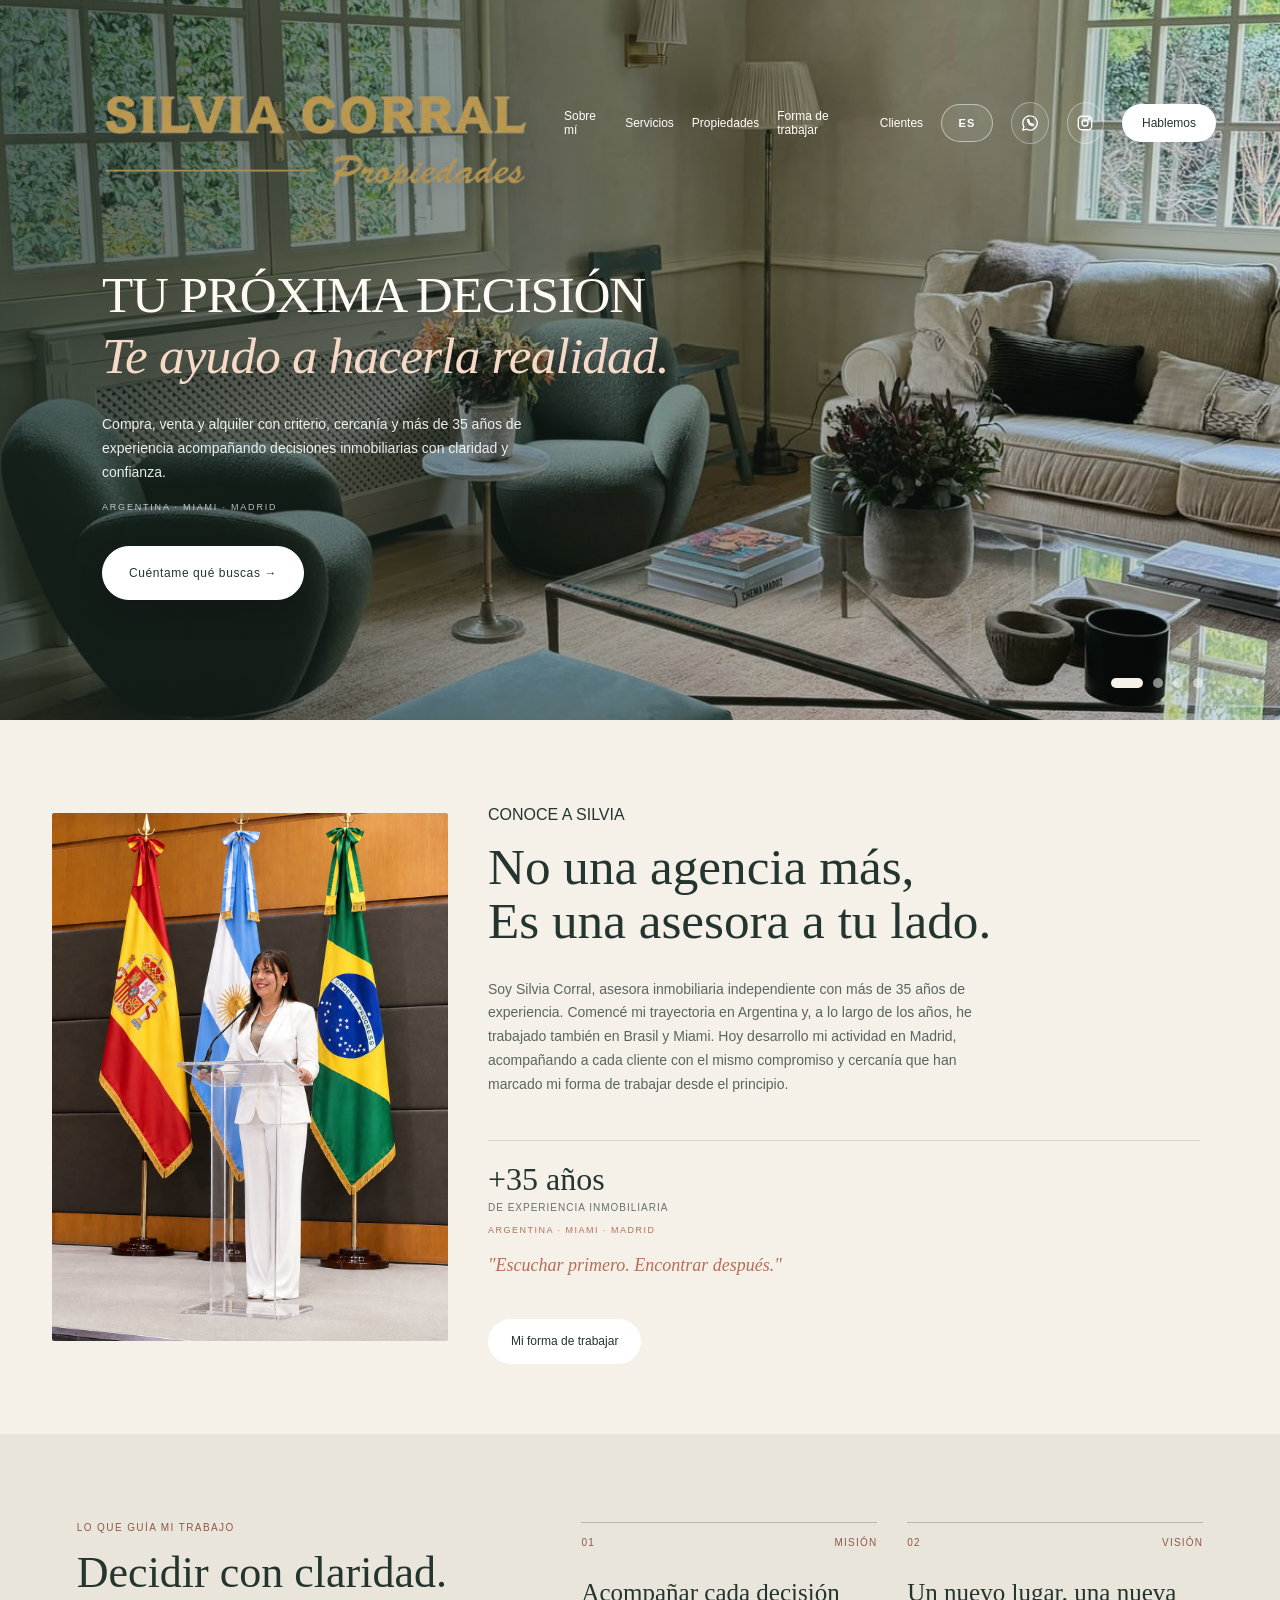
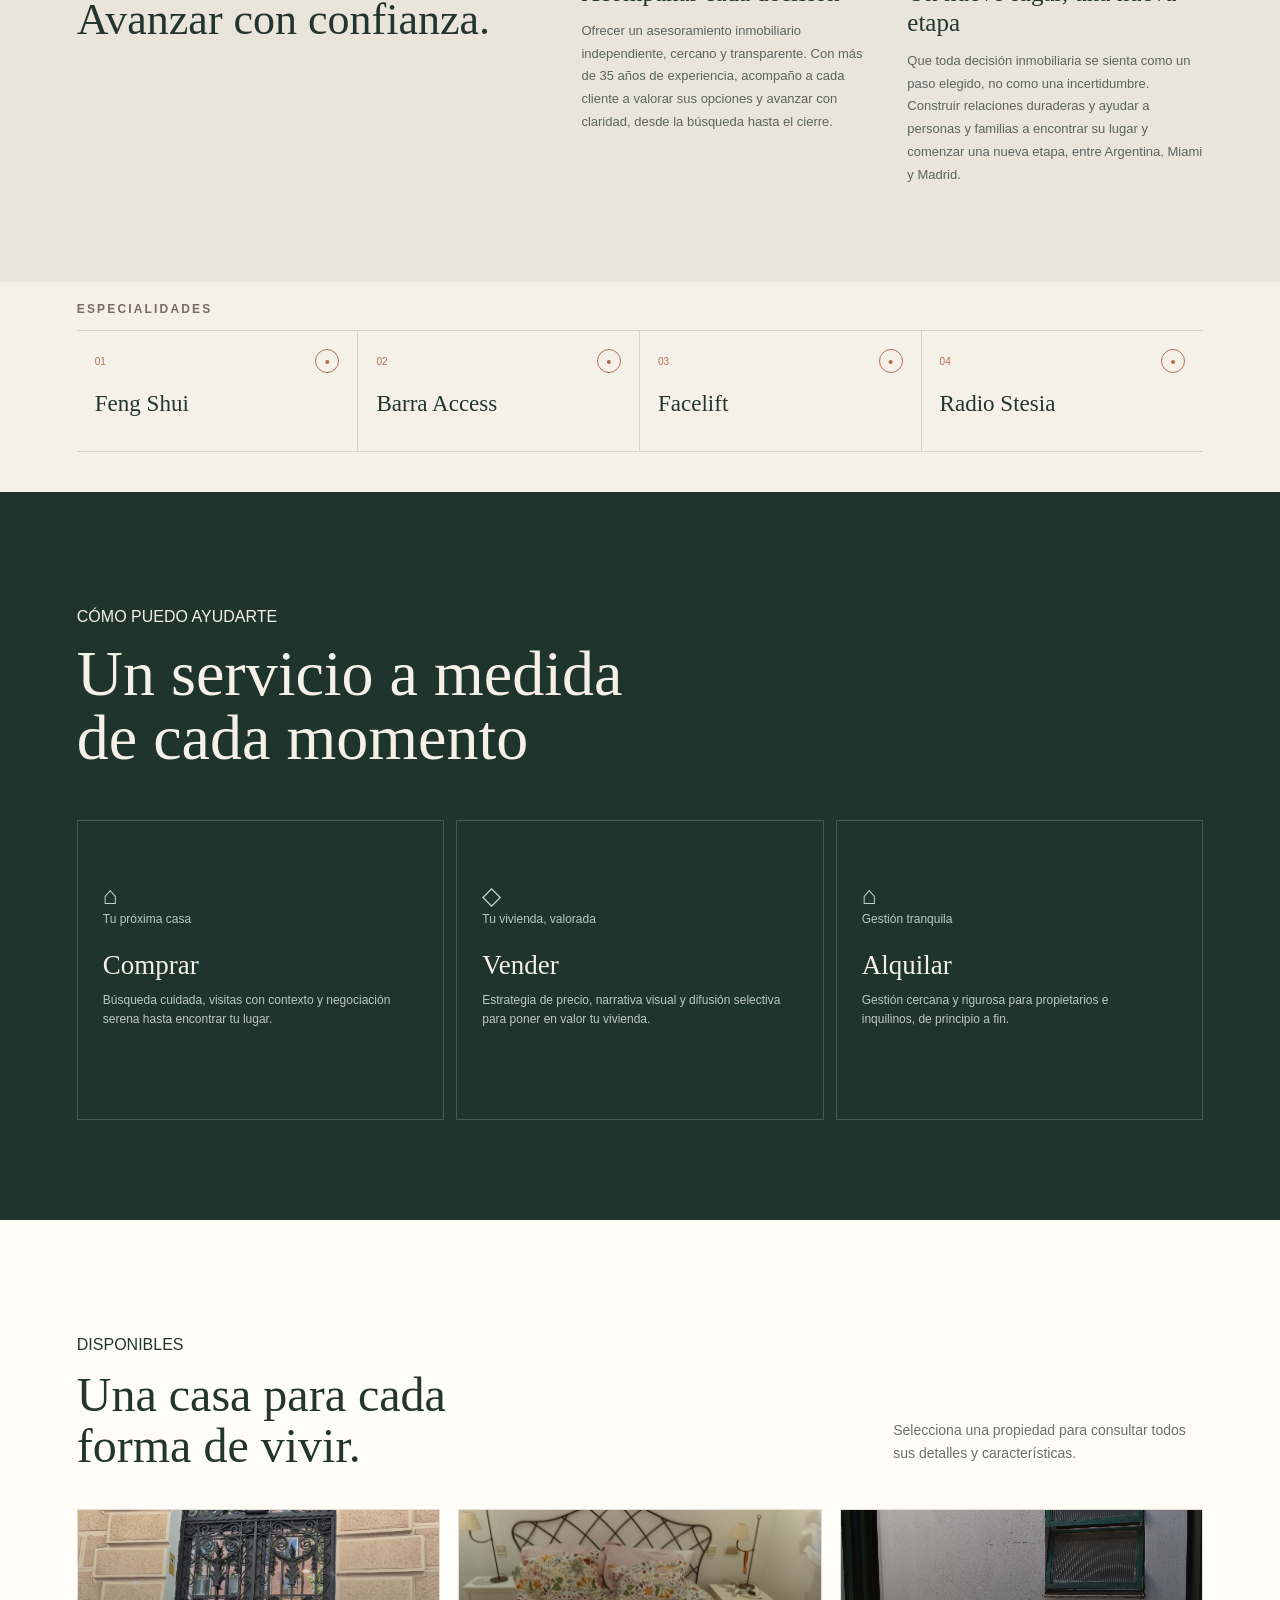
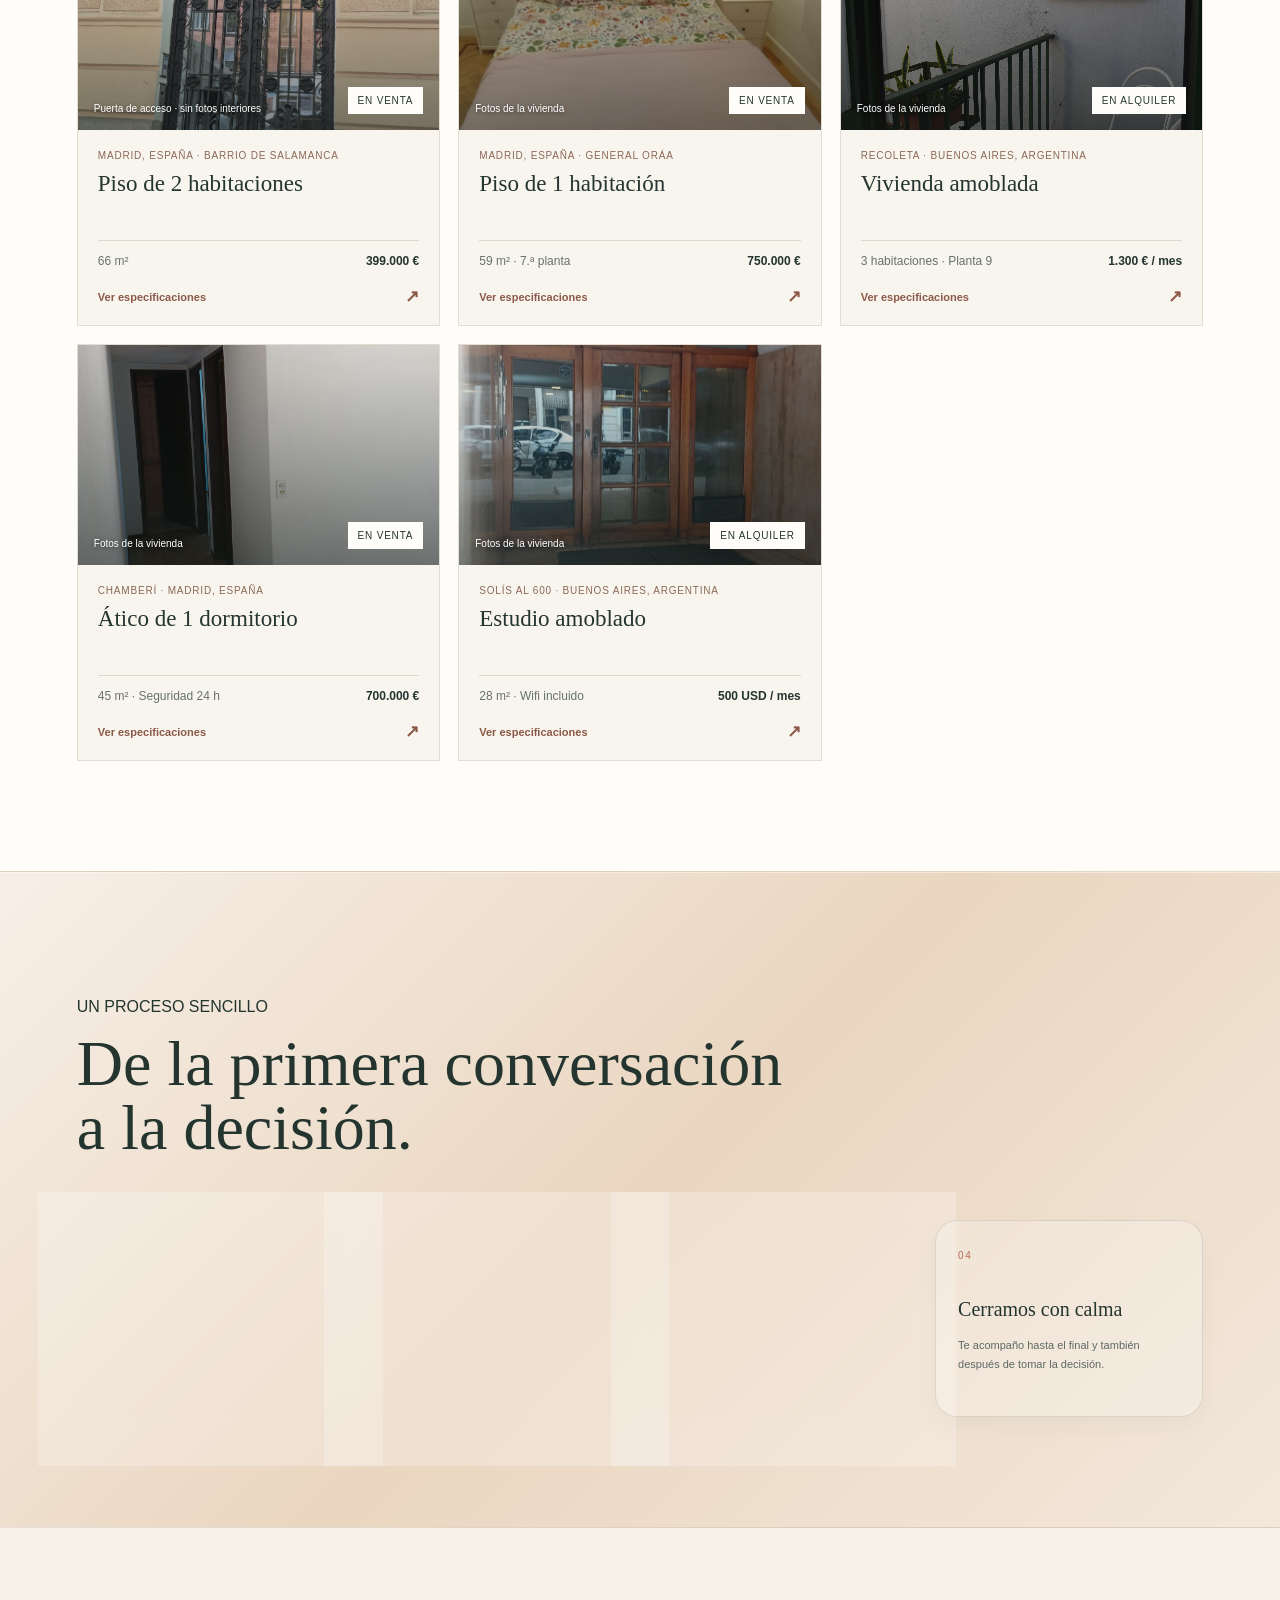
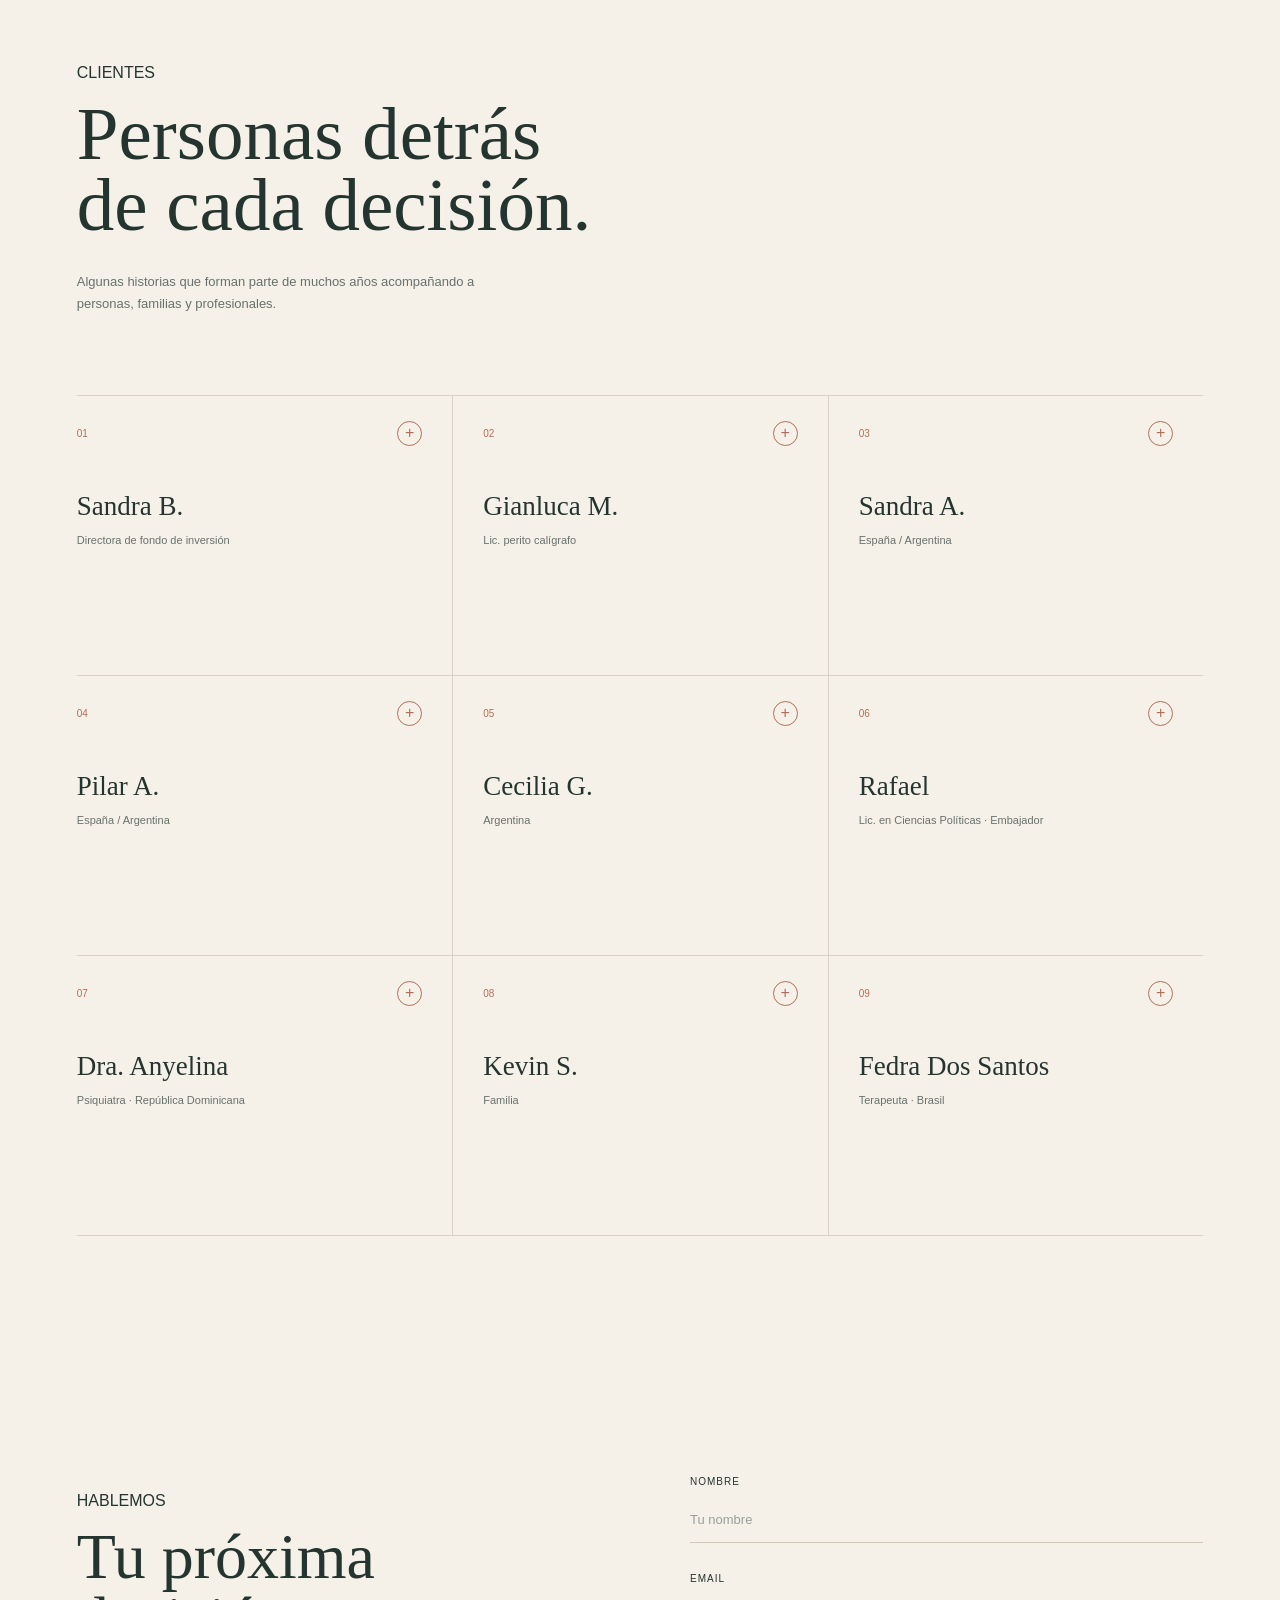
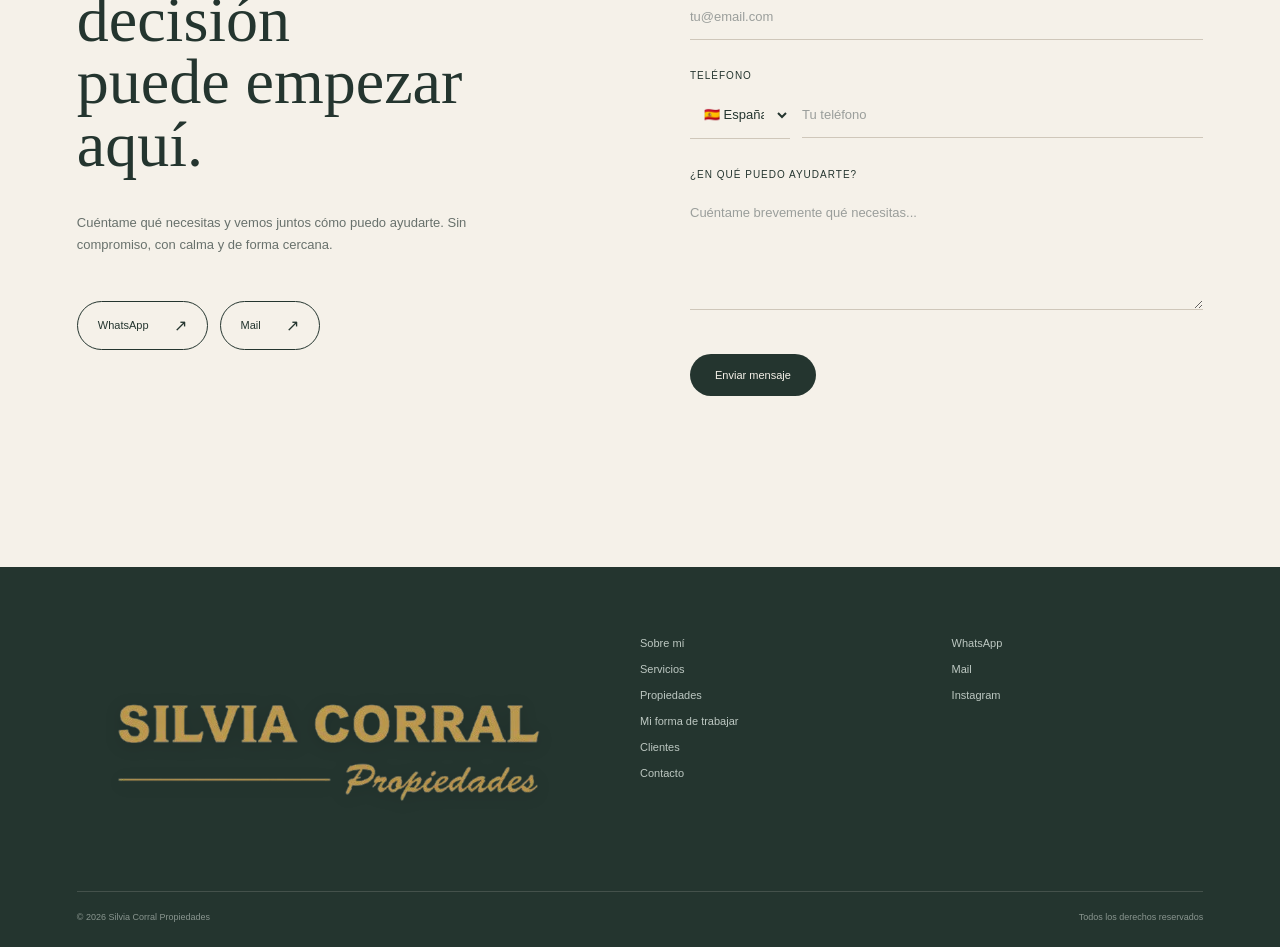
<file: propiedad.html>
<!DOCTYPE html>
<html lang="es">
<head>
    <meta charset="UTF-8">
    <meta name="viewport" content="width=device-width, initial-scale=1.0">
    <title>Propiedad | Silvia Corral Propiedades</title>
    <link rel="stylesheet" href="css/style.css">
    <script src="js/main.js" defer></script>
</head>
<body>
    <header class="property-header">
        <a class="property-logo" href="index.html" aria-label="Silvia Corral Propiedades, inicio">
            <img src="img/logo.png" alt="Silvia Corral Propiedades">
        </a>
        <a class="property-return" href="index.html#propiedades">← Todas las propiedades</a>
    </header>
    <main class="propiedad-pagina" id="property-page">
        <div class="property-page-heading">
            <p class="etiqueta">DETALLES DE LA PROPIEDAD</p>
            <h1>Conoce cada detalle</h1>
        </div>
        <div class="propiedades-fichas">
            <article class="propiedad-ficha" data-property-id="piso-1" hidden>
                <div class="ficha-cabecera">
                    <p class="etiqueta">EN VENTA · MADRID</p>
                    <h2>Piso de 2 habitaciones en el Barrio de Salamanca</h2>
                    <p>Av. Velázquez, Barrio de Salamanca · Madrid, España</p>
                </div>
                <div class="property-gallery" data-property-gallery role="group" aria-label="Fotos de la propiedad"></div>
                <div class="ficha-detalle">
                    <p>Vivienda de 66 m² para reformar, con orientación suroeste.</p>
                    <ul class="ficha-lista">
                        <li>66 m²</li>
                        <li>2 habitaciones</li>
                        <li>Cocina</li>
                        <li>Baño</li>
                        <li>Hall recibidor</li>
                        <li>Orientación SO</li>
                        <li>Estado: a reformar</li>
                    </ul>
                    <p class="property-price">399.000 €</p>
                    <a class="propiedad-mas-info" href="#contacto" data-propiedad-contacto="Piso en venta en el Barrio de Salamanca, Madrid"><span>Más información</span><span aria-hidden="true">↗</span></a>
                </div>
            </article>
            <article class="propiedad-ficha" data-property-id="piso-2" hidden>
                <div class="ficha-cabecera">
                    <p class="etiqueta">EN VENTA · MADRID</p>
                    <h2>Piso de 1 habitación en General Oráa</h2>
                    <p>Calle General Oráa 55 · 7.ª planta · Contrafrente · Madrid, España</p>
                </div>
                <div class="property-gallery" data-property-gallery role="group" aria-label="Fotos de la propiedad"></div>
                <div class="ficha-detalle">
                    <p>Vivienda de 59 m² en excelente estado, con ventilación cruzada en todos los ambientes.</p>
                    <ul class="ficha-lista">
                        <li>59 m²</li>
                        <li>1 habitación</li>
                        <li>Sala</li>
                        <li>Cocina completa</li>
                        <li>Baño</li>
                        <li>Ascensor</li>
                        <li>Aires acondicionados inverter nuevos</li>
                        <li>Calefacción individual por radiadores</li>
                    </ul>
                    <p class="property-price">750.000 €</p>
                    <a class="propiedad-mas-info" href="#contacto" data-propiedad-contacto="Piso en venta en General Oráa 55, Madrid"><span>Más información</span><span aria-hidden="true">↗</span></a>
                </div>
            </article>
            <article class="propiedad-ficha" data-property-id="piso-3" hidden>
                <div class="ficha-cabecera">
                    <p class="etiqueta">EN ALQUILER · BUENOS AIRES</p>
                    <h2>Vivienda amoblada en Recoleta</h2>
                    <p>A una cuadra de Av. Santa Fe y Callao · Planta 9 · Buenos Aires, Argentina</p>
                </div>
                <div class="property-gallery" data-property-gallery role="group" aria-label="Fotos de la propiedad"></div>
                <div class="ficha-detalle">
                    <p>Vivienda luminosa en todos sus ambientes, con decoración ecléctica y de buen gusto, muebles de categoría, pisos de parquet e iluminación moderna. Disponible a partir de febrero de 2027.</p>
                    <ul class="ficha-lista">
                        <li>3 habitaciones y 1 escritorio</li>
                        <li>Living comedor</li>
                        <li>Palier privado y 2 ascensores privados</li>
                        <li>Máster suite con vestidor</li>
                        <li>3 baños y toilette</li>
                        <li>Cocina comedor con desayunador y lavadero</li>
                        <li>Aires acondicionados en todos los ambientes</li>
                        <li>Electrodomésticos de calidad y menaje</li>
                        <li>Ropa de cama y baño de gran confort</li>
                        <li>Persianas eléctricas, wifi y cable</li>
                        <li>Encargado con vivienda en portería</li>
                    </ul>
                    <p class="ficha-extra">Ideal para una familia de 4 personas, 2 parejas y 1 joven, estudiantes o una familia relocalizada. Alquiler mínimo de 6 meses y máximo de 36 meses. Precio: 1.300 € al mes, más servicios y expensas/condominio.</p>
                    <p class="property-price">1.300 € al mes</p>
                    <a class="propiedad-mas-info" href="#contacto" data-propiedad-contacto="Vivienda amoblada en alquiler en Recoleta, Buenos Aires"><span>Más información</span><span aria-hidden="true">↗</span></a>
                </div>
            </article>
            <article class="propiedad-ficha" data-property-id="piso-4" hidden>
                <div class="ficha-cabecera">
                    <p class="etiqueta">EN VENTA · MADRID</p>
                    <h2>Ático de 1 dormitorio en Chamberí</h2>
                    <p>Calle de Santa Engracia 142 · Madrid, España · Dirección ficticia</p>
                </div>
                <div class="property-gallery" data-property-gallery role="group" aria-label="Fotos de la propiedad"></div>
                <div class="ficha-detalle">
                    <p>Exclusivo ático de 45 m² en una ubicación privilegiada de Chamberí, uno de los barrios más demandados y con mayor personalidad de Madrid. En buen estado de conservación, con distribución cómoda y funcional y una agradable sensación de privacidad.</p>
                    <ul class="ficha-lista">
                        <li>45 m²</li>
                        <li>Ático de 1 dormitorio</li>
                        <li>Amplio salón-comedor</li>
                        <li>Buen estado</li>
                        <li>Sin balcón</li>
                        <li>Seguridad 24 horas</li>
                        <li>Ubicación: Chamberí, Madrid</li>
                    </ul>
                    <p class="property-price">700.000 €</p>
                    <a class="propiedad-mas-info" href="#contacto" data-propiedad-contacto="Ático en venta en Chamberí, Madrid"><span>Más información</span><span aria-hidden="true">↗</span></a>
                </div>
            </article>
            <article class="propiedad-ficha" data-property-id="piso-5" hidden>
                <div class="ficha-cabecera">
                    <p class="etiqueta">EN ALQUILER · BUENOS AIRES</p>
                    <h2>Estudio amoblado en Solís</h2>
                    <p>Solís al 600 · Buenos Aires, Argentina</p>
                </div>
                <div class="property-gallery" data-property-gallery role="group" aria-label="Fotos de la propiedad"></div>
                <div class="ficha-detalle">
                    <p>Estudio luminoso y funcional de 28 m², completamente amoblado y con wifi, ideal para una estancia cómoda y práctica. Ambiente amplio y luminoso, cocina integrada y baño completo con plato de ducha.</p>
                    <ul class="ficha-lista">
                        <li>28 m²</li>
                        <li>Estudio amoblado</li>
                        <li>Luminoso</li>
                        <li>Wifi incluido</li>
                        <li>Cocina integrada</li>
                        <li>Baño con plato de ducha</li>
                        <li>Contrato mínimo de 3 meses</li>
                        <li>Servicios y expensas/condominio a cargo del inquilino</li>
                    </ul>
                    <p class="property-price">500 USD al mes</p>
                    <a class="propiedad-mas-info" href="#contacto" data-propiedad-contacto="Estudio amoblado en alquiler en Solís al 600, Buenos Aires"><span>Más información</span><span aria-hidden="true">↗</span></a>
                </div>
            </article>
        </div>
    </main>
    <dialog class="property-lightbox" id="property-lightbox" aria-label="Foto ampliada de la propiedad">
        <button class="lightbox-close" id="lightbox-close" type="button" aria-label="Cerrar foto">×</button>
        <button class="lightbox-control lightbox-prev" id="lightbox-prev" type="button" aria-label="Foto anterior">‹</button>
        <img class="lightbox-image" id="lightbox-image" alt="">
        <button class="lightbox-control lightbox-next" id="lightbox-next" type="button" aria-label="Foto siguiente">›</button>
        <p class="lightbox-count" id="lightbox-count" aria-live="polite"></p>
    </dialog>
    <footer class="property-footer">
        <a class="property-footer-logo" href="index.html" aria-label="Silvia Corral Propiedades, inicio">
            <img src="img/logo.png" alt="Silvia Corral Propiedades">
        </a>
        <div class="property-footer-contact">
            <p>CONTACTO</p>
            <a href="https://wa.me/34696042151" target="_blank" rel="noopener noreferrer">WhatsApp · +34 696 042 151</a>
            <a href="mailto:mudateconsilviacorral@gmail.com">mudateconsilviacorral@gmail.com</a>
            <a href="https://www.instagram.com/silviacorral.propiedades/" target="_blank" rel="noopener noreferrer">Instagram · @silviacorral.propiedades</a>
        </div>
        <a class="property-footer-return" href="index.html#propiedades">← Todas las propiedades</a>
    </footer>
</body>
</html>
</file>
<file: css/style.css>
/* Configuracion inicial basica */
* {
    box-sizing: border-box;
}
html {
    scroll-behavior: smooth;
}
body {
    margin: 0;
    background: #f5f1e9;
    color: #24352f;
    font-family: Arial, sans-serif;
}
a {
    color: inherit;
    text-decoration: none;
}
/* formulario */
.mensaje-formulario {
    min-height: 20px;
    margin-top: 20px;
    font-size: 11px;
    line-height: 1.5;
}

.mensaje-formulario.exito {
    color: #52705f;
}

.mensaje-formulario.error {
    color: #b56e55;
}
/* HEADER */
.header {
    position: absolute;
    top: 0;
    left: 0;

    width: 100%;

    padding: 28px 5%;

    display: flex;
    justify-content: space-between;
    align-items: center;

    z-index: 10;

    color: white;
}
.logo {
    display: inline-flex;
    align-items: center;
    justify-content: center;
    width: 500px;
    max-width: 45vw;
    min-width: 260px;
    flex-shrink: 0;
}

.logo img {
    display: block;
    width: 100%;
    height: auto;
    max-height: none;
    object-fit: contain;
    filter: drop-shadow(0 3px 8px rgba(0, 0, 0, 0.14));
}
.nav {
    display: flex;
    align-items: center;
    gap: 18px;
    flex: 1;
    justify-content: flex-end;
    min-width: 0;

    font-size: 12px;
}

.lang-switcher {
    position: relative;
    display: inline-flex;
    align-items: center;
    justify-content: center;
}

.lang-toggle {
    border: 1px solid rgba(255, 255, 255, 0.5);
    background: rgba(255, 255, 255, 0.08);
    color: white;
    border-radius: 999px;
    width: 52px;
    height: 38px;
    font-size: 11px;
    letter-spacing: 0.12em;
    font-weight: 700;
    cursor: pointer;
    transition: all 0.25s ease;
}

.lang-toggle:hover,
.lang-option:hover {
    background: rgba(255, 255, 255, 0.14);
}

.lang-menu {
    position: absolute;
    top: calc(100% + 8px);
    right: 0;
    display: none;
    flex-direction: column;
    gap: 6px;
    min-width: 70px;
    padding: 8px;
    border: 1px solid rgba(255, 255, 255, 0.18);
    border-radius: 16px;
    background: rgba(23, 33, 29, 0.9);
    box-shadow: 0 12px 28px rgba(0, 0, 0, 0.2);
    backdrop-filter: blur(8px);
}

.lang-switcher.open .lang-menu {
    display: flex;
}

.lang-option {
    border: none;
    background: transparent;
    color: white;
    border-radius: 10px;
    padding: 8px 10px;
    font-size: 11px;
    letter-spacing: 0.1em;
    font-weight: 700;
    cursor: pointer;
    transition: all 0.25s ease;
}

.lang-option.active {
    background: rgba(255, 255, 255, 0.16);
}

.menu-toggle {
    display: none;
    width: 46px;
    height: 46px;
    padding: 0;
    border: 1px solid rgba(255, 255, 255, 0.6);
    border-radius: 50%;
    background: rgba(255, 255, 255, 0.08);
    color: white;
    cursor: pointer;
    align-items: center;
    justify-content: center;
    flex-direction: column;
    gap: 5px;
    transition: all 0.3s ease;
}

.menu-toggle:hover {
    background: rgba(255, 255, 255, 0.14);
    border-color: rgba(255, 255, 255, 0.85);
}

.menu-toggle span {
    display: block;
    width: 18px;
    height: 2px;
    background: currentColor;
    border-radius: 999px;
    transition: transform 0.3s ease, opacity 0.3s ease;
}

.menu-toggle.activo {
    background: rgba(255, 255, 255, 0.18);
}

.menu-toggle.activo span:nth-child(1) {
    transform: translateY(7px) rotate(45deg);
}

.menu-toggle.activo span:nth-child(2) {
    opacity: 0;
}

.menu-toggle.activo span:nth-child(3) {
    transform: translateY(-7px) rotate(-45deg);
}

.nav-contacto {
    padding: 12px 20px;

    background: white;
    color: #24352f;

    border-radius: 30px;
}
.nav-social {
    display: inline-flex;
    align-items: center;
    justify-content: center;
    width: 42px;
    height: 42px;
    border: 1px solid rgba(255, 255, 255, 0.35);
    border-radius: 50%;
    background: rgba(255, 255, 255, 0.06);
    color: white;
    text-decoration: none;
    transition: transform 0.25s ease, background 0.25s ease, border-color 0.25s ease, box-shadow 0.25s ease;
}

.nav-social:hover {
    transform: translateY(-2px);
    background: rgba(255, 255, 255, 0.12);
    border-color: rgba(255, 255, 255, 0.75);
    box-shadow: 0 10px 18px rgba(0, 0, 0, 0.12);
}

.nav-social svg {
    width: 18px;
    height: 18px;
    fill: none;
    stroke: currentColor;
    stroke-width: 1.8;
}
/* HERO */
.hero {
    position: relative;
    min-height: 720px;
    display: flex;
    align-items: center;
    color: white;
    overflow: hidden;
    background: #24352f;
}

.hero-slider {
    position: absolute;
    inset: 0;
}

.hero-slide {
    position: absolute;
    inset: 0;
    background-size: cover;
    background-position: center;
    opacity: 0;
    transition: opacity 1.1s ease-in-out;
}

.hero-slide::before {
    content: "";
    position: absolute;
    inset: 0;
    background: linear-gradient(
        90deg,
        rgba(27, 42, 35, 0.72) 0%,
        rgba(27, 42, 35, 0.45) 45%,
        rgba(27, 42, 35, 0.15) 100%
    );
}

.hero-slide.active {
    opacity: 1;
}

.hero-contenido {
    position: relative;
    z-index: 2;
    width: 90%;
    max-width: 1100px;
    margin: 0 auto;
    padding-top: 150px;
    padding-left: 12px;
}

.hero-etiqueta {
    margin: 0 0 18px;
    font-size: 10px;
    letter-spacing: 1px;
    text-transform: uppercase;
}

.hero h1 {
    margin: 0;
    max-width: 660px;
    font-family: "Iowan Old Style", "Palatino Linotype", "Book Antiqua", Georgia, serif;
    font-size: clamp(34px, 4vw, 54px);
    font-weight: 500;
    line-height: 0.96;
    letter-spacing: -1.2px;
    color: #fffaf5;
    text-shadow: 0 10px 24px rgba(0, 0, 0, 0.12);
}

.hero h1 span {
    display: block;
    margin-top: 12px;
    color: #f6d9c6;
    font-family: "Iowan Old Style", "Palatino Linotype", "Book Antiqua", Georgia, serif;
    font-style: italic;
    font-weight: 400;
    letter-spacing: -0.8px;
}

.hero-descripcion {
    max-width: 430px;
    margin-top: 32px;
    font-size: 14px;
    line-height: 1.72;
    color: rgba(255, 255, 255, 0.9);
}

.hero-botones {
    display: flex;
    gap: 10px;
    margin-top: 34px;
}
.hero-trayectoria {
    margin-top: 18px;
    font-size: 9px;
    text-transform: uppercase;
    letter-spacing: 1.8px;
    color: rgba(255, 255, 255, 0.72);
}

.hero .boton {
    display: inline-flex;
    align-items: center;
    justify-content: center;
    min-height: 54px;
    padding: 16px 26px;
    border-radius: 999px;
    font-size: 12px;
    letter-spacing: 0.05em;
    box-shadow: 0 15px 28px rgba(0, 0, 0, 0.14);
}

.hero-controls {
    position: absolute;
    right: 6%;
    bottom: 32px;
    z-index: 2;
    display: flex;
    align-items: center;
    gap: 10px;
}

.hero-dot {
    width: 10px;
    height: 10px;
    border: none;
    border-radius: 50%;
    background: rgba(255, 255, 255, 0.5);
    cursor: pointer;
    transition: all 0.3s ease;
    padding: 0;
}

.hero-dot.active {
    width: 32px;
    border-radius: 999px;
    background: #f5f1e9;
}

.boton {
    padding: 14px 22px;

    border-radius: 30px;

    font-size: 12px;
    line-height: 1.2;
}
.boton-claro {
    background: white;
    color: #24352f;
}
.boton-oscuro {
    background: white;
    color: #24352f;
    border: 1px solid white;
    transition: all 0.3s ease;
}
.boton-oscuro:hover {
    background: transparent;
    color: white;
}
/* Sobre mi: diseño de la seccion de Silvia */
/* =========================
   SOBRE SILVIA
========================= */
.sobre-mi {
    display: grid;
    grid-template-columns: 0.7fr 1.3fr;
    min-height: 520px;
    background: #f5f1e9;
    align-items: center;
}
.sobre-imagen {
    min-height: 420px;
    padding: 52px 0 52px 52px;
    display: flex;
    align-items: center;
    justify-content: center;
}
.sobre-imagen img {
    width: min(100%, 460px);
    height: 100%;
    max-height: 560px;
    display: block;
    object-fit: cover;
    object-position: center top;
    border-radius: 2px;
    filter: saturate(0.92) contrast(1.02);
}
.sobre-contenido {
    display: flex;
    flex-direction: column;
    justify-content: center;
    padding: 70px 80px 70px 40px;
}
.sobre-contenido h2 {
    max-width: 600px;
    margin: 0;
    font-family: Georgia, serif;
    font-size: clamp(40px, 4vw, 60px);
    font-weight: normal;
    line-height: 1.05;
    color: #24352f;
}
.sobre-texto {
    max-width: 500px;
    margin-top: 30px;
    font-size: 14px;
    line-height: 1.7;
    color: #59655f;
}
.frase {
    margin-top: 20px;
    font-family: Georgia, serif;
    font-size: 18px;
    font-style: italic;
    color: #b56e55;
}
.sobre-contenido .boton {
    align-self: flex-start;
    margin-top: 25px;
}
.trayectoria {
    display: flex;
    flex-direction: column;
    gap: 4px;
    margin-top: 30px;
    padding-top: 20px;
    border-top: 1px solid #d8d1c5;
}

.trayectoria strong {
    font-family: Georgia, serif;
    font-size: 32px;
    font-weight: normal;
    color: #24352f;
}

.trayectoria span {
    color: #68716c;
    font-size: 10px;
    text-transform: uppercase;
    letter-spacing: 1px;
}

.trayectoria small {
    margin-top: 8px;
    color: #b56e55;
    font-size: 9px;
    text-transform: uppercase;
    letter-spacing: 1.5px;
}

.proposito {
    padding: 88px 6% 96px;
    background: #eae5db;
    color: #24352f;
}

.proposito-interior {
    display: grid;
    grid-template-columns: minmax(250px, 0.8fr) minmax(0, 1.2fr);
    gap: 8%;
    width: min(100%, 1200px);
    margin: 0 auto;
}

.proposito-cabecera .etiqueta {
    margin: 0 0 16px;
    color: #8c5948;
    font-size: 10px;
    letter-spacing: 0.14em;
}

.proposito-cabecera h2 {
    max-width: 420px;
    margin: 0;
    font-family: Georgia, serif;
    font-size: 44px;
    font-weight: normal;
    line-height: 1.08;
}

.proposito-grid {
    display: grid;
    grid-template-columns: repeat(2, minmax(0, 1fr));
    gap: 30px;
}

.proposito-item {
    min-width: 0;
    padding-top: 14px;
    border-top: 1px solid #bcb5a9;
}

.proposito-superior {
    display: flex;
    justify-content: space-between;
    gap: 12px;
    color: #8c5948;
    font-size: 10px;
    letter-spacing: 0.12em;
}

.proposito-item h3 {
    margin: 30px 0 12px;
    font-family: Georgia, serif;
    font-size: 25px;
    font-weight: normal;
    line-height: 1.2;
}

.proposito-item p {
    margin: 0;
    color: #59655f;
    font-size: 13px;
    line-height: 1.75;
}

@media (max-width: 900px) {
    .proposito-interior {
        grid-template-columns: 1fr;
        gap: 34px;
    }

    .proposito-cabecera h2 {
        max-width: 600px;
    }
}

@media (max-width: 600px) {
    .proposito {
        padding: 68px 5% 74px;
    }

    .proposito-cabecera h2 {
        font-size: 36px;
    }

    .proposito-grid {
        grid-template-columns: 1fr;
        gap: 28px;
    }

    .proposito-item h3 {
        margin-top: 20px;
        font-size: 23px;
    }
}

.titulos-ambiente {
    background: #f5f1e9;
    padding: 20px 6% 40px;
    color: #24352f;
}

.titulos-ambiente-titulo {
    max-width: 1200px;
    margin: 0 auto 14px;
    font-size: 12px;
    letter-spacing: 0.18em;
    text-transform: uppercase;
    font-weight: 600;
    color: #7b6b5c;
}

.titulos-ambiente-grid {
    max-width: 1200px;
    margin: 0 auto;
    display: grid;
    grid-template-columns: repeat(4, minmax(0, 1fr));
    border-top: 1px solid #d8d1c5;
    border-bottom: 1px solid #d8d1c5;
}

.titulo-ambiente {
    min-height: 120px;
    padding: 18px 18px 16px;
    border-right: 1px solid #d8d1c5;
    background: transparent;
    transition: background 0.3s ease;
}

.titulo-ambiente:last-child {
    border-right: none;
}

.titulo-ambiente:hover {
    background: rgba(255, 255, 255, 0.18);
}

.titulo-superior {
    display: flex;
    justify-content: space-between;
    align-items: center;
}

.titulo-numero {
    color: #b56e55;
    font-size: 10px;
}

.titulo-icono {
    width: 24px;
    height: 24px;
    display: flex;
    align-items: center;
    justify-content: center;
    border: 1px solid #b56e55;
    border-radius: 50%;
    color: #b56e55;
    font-size: 15px;
}

.titulo-ambiente h3 {
    margin: 18px 0 0;
    font-family: Georgia, serif;
    font-size: clamp(22px, 1.8vw, 32px);
    font-weight: normal;
    line-height: 1.1;
    color: #24352f;
}

@media (max-width: 1024px) {
    .titulos-ambiente-grid {
        grid-template-columns: repeat(2, minmax(0, 1fr));
    }

    .titulo-ambiente:nth-child(odd) {
        border-right: 1px solid #d8d1c5;
    }

    .titulo-ambiente:nth-child(3),
    .titulo-ambiente:nth-child(4) {
        border-top: 1px solid #d8d1c5;
    }
}

@media (max-width: 640px) {
    .titulos-ambiente {
        padding-left: 5%;
        padding-right: 5%;
    }

    .titulos-ambiente-grid {
        grid-template-columns: 1fr;
    }

    .titulo-ambiente {
        min-height: 120px;
        border-right: none;
        border-top: 1px solid #d8d1c5;
    }

    .titulo-ambiente:first-child {
        border-top: none;
    }
}

/* =========================
   SERVICIOS
========================= */
.servicios {
    background: #1e342d;
    color: #f5f1e9;
    padding: 100px 6%;
}
.servicios-cabecera {
    max-width: 1200px;
    margin: 0 auto 50px;
}
.servicios-cabecera h2 {
    max-width: 700px;
    margin: 0;
    font-family: Georgia, serif;
    font-size: clamp(40px, 5vw, 64px);
    font-weight: normal;
    line-height: 1;
}
.servicios-grid {
    max-width: 1200px;
    margin: auto;
    display: grid;
    grid-template-columns: repeat(3, 1fr);
    gap: 12px;
}
.servicio {
    min-height: 300px;
    padding: 25px;
    border: 1px solid rgba(245, 241, 233, 0.2);
    display: flex;
    flex-direction: column;
}
.servicio-numero {
    font-size: 10px;
    color: #c98a70;
}
.servicio-icono {
    margin-top: 35px;
    font-size: 25px;
    color: #c8d0ca;
}
.servicio h3 {
    margin: 20px 0 10px;
    font-family: Georgia, serif;
    font-size: 27px;
    font-weight: normal;
}
.servicio p {
    max-width: 300px;
    margin: 0;
    color: #bdc8c2;
    font-size: 12px;
    line-height: 1.6;
}
/* El estilo de como sera la pagina del PROCESO para trabajar con Silvia */
/* =========================
   PROCESO
========================= */
.proceso {
    background: linear-gradient(135deg, #f7efe7 0%, #ead6c0 50%, #f3e8dc 100%);
    padding: 110px 6%;
    border-top: 1px solid rgba(36, 53, 47, 0.08);
    border-bottom: 1px solid rgba(36, 53, 47, 0.08);
    box-shadow: inset 0 1px 0 rgba(255,255,255,0.4);
}
.proceso-cabecera {
    max-width: 1200px;
    margin: 0 auto;
}
.proceso-cabecera h2 {
    margin: 0;
    font-family: Georgia, serif;
    font-size: clamp(40px, 5vw, 64px);
    font-weight: normal;
    line-height: 1;
    color: #24352f;
}
.proceso-grid {
    max-width: 1200px;
    margin: 60px auto 0;
    display: grid;
    grid-template-columns: repeat(4, minmax(0, 1fr));
    gap: 18px;
}
.paso {
    padding: 24px 22px;
    border: 1px solid rgba(36, 53, 47, 0.12);
    border-radius: 22px;
    background: rgba(255, 255, 255, 0.24);
    backdrop-filter: blur(1px);
    box-shadow: 0 10px 25px rgba(36, 53, 47, 0.04);
}
.paso + .paso {
    padding-left: 22px;
    border-left: 1px solid rgba(36, 53, 47, 0.12);
}
.paso span {
    color: #b56e55;
    font-size: 10px;
    letter-spacing: 0.16em;
    text-transform: uppercase;
}
.paso h3 {
    margin: 35px 0 15px;
    font-family: Georgia, serif;
    font-size: 20px;
    font-weight: normal;
    color: #24352f;
}
.paso p {
    max-width: 230px;
    margin: 0;
    color: #5d6a65;
    font-size: 11px;
    line-height: 1.7;
}
/* en el sig bloque vamos a dejar elk estilo de la seccion de clientes */
/* =========================
   CLIENTES
========================= */

.clientes {
    background: #f5f1e9;
    padding: 120px 6%;
    color: #24352f;
}

.clientes-cabecera {
    max-width: 1200px;
    margin: 0 auto;
}

.clientes-cabecera h2 {
    margin: 0;
    font-family: Georgia, serif;
    font-size: clamp(45px, 6vw, 75px);
    font-weight: normal;
    line-height: 0.95;
}

.clientes-intro {
    max-width: 430px;
    margin: 30px 0 0;
    color: #68716c;
    font-size: 13px;
    line-height: 1.7;
}
/* GRID */
.clientes-grid {
    max-width: 1200px;
    margin: 80px auto 0;
    display: grid;
    grid-template-columns: repeat(3, 1fr);
    border-top: 1px solid #d8d1c5;
}

.clientes-mas {
    display: none;
    align-items: center;
    gap: 10px;
    margin: 28px auto 0;
    padding: 13px 20px;
    border: 1px solid #24352f;
    border-radius: 999px;
    background: transparent;
    color: #24352f;
    font-size: 11px;
    letter-spacing: 0.08em;
    text-transform: uppercase;
    cursor: pointer;
    transition: all 0.3s ease;
}

.clientes-mas:hover {
    background: #24352f;
    color: #f5f1e9;
}

.cliente.oculto-tablet {
    display: none;
}
/* TARJETA */
.cliente {
    min-height: 280px;
    padding: 25px 30px 30px 0;
    border-bottom: 1px solid #d8d1c5;
    cursor: pointer;
    transition:
        background 0.3s ease,
        padding 0.3s ease;
}
.cliente:nth-child(3n + 2),
.cliente:nth-child(3n + 3) {
    padding-left: 30px;
    border-left: 1px solid #d8d1c5;
}
/* PARTE SUPERIOR */
.cliente-superior {
    display: flex;
    justify-content: space-between;
    align-items: center;
}
.cliente-numero {
    color: #b56e55;
    font-size: 10px;
}
.cliente-icono {
    width: 25px;
    height: 25px;
    display: flex;
    align-items: center;
    justify-content: center;
    border: 1px solid #b56e55;
    border-radius: 50%;
    color: #b56e55;
    font-size: 16px;
    font-weight: normal;
    transition:
        transform 0.3s ease,
        background 0.3s ease,
        color 0.3s ease;
}
/* TEXTO */
.cliente h3 {
    margin: 45px 0 10px;

    font-family: Georgia, serif;
    font-size: 27px;
    font-weight: normal;
}
.cliente-profesion {
    margin: 0;

    color: #68716c;
    font-size: 11px;
    line-height: 1.5;
}
/* DETALLE */

.cliente-detalle {
    max-height: 0;
    overflow: hidden;

    opacity: 0;

    transition:
        max-height 0.4s ease,
        opacity 0.3s ease,
        margin-top 0.4s ease;
}

.cliente-detalle p {
    max-width: 300px;
    margin: 0;

    color: #68716c;
    font-size: 12px;
    line-height: 1.7;
}


/* HOVER */

.cliente:hover {
    background: #eee9df;
}

.cliente:hover .cliente-icono {
    transform: rotate(90deg);
}


/* CLIENTE ABIERTO */

.cliente.activo {
    background: #eee9df;
}

.cliente.activo .cliente-icono {
    transform: rotate(45deg);
    background: #b56e55;
    color: #f5f1e9;
}

.cliente.activo .cliente-detalle {
    max-height: 150px;
    margin-top: 25px;
    opacity: 1;
}
/* ULTIMA PARTE y es CONTACTO */
/* =========================
   CONTACTO
========================= */

.contacto {
    background: #f5f1e9;
    padding: 120px 6%;
    display: grid;
    grid-template-columns: 1fr 1fr;
    gap: 100px;
}

.contacto-info {
    max-width: 550px;
}

.contacto-info h2 {
    margin: 0;
    font-family: Georgia, serif;
    font-size: clamp(45px, 5vw, 68px);
    font-weight: normal;
    line-height: 0.98;
    color: #24352f;
}

.contacto-texto {
    max-width: 430px;
    margin: 35px 0 0;
    color: #68716c;
    font-size: 13px;
    line-height: 1.7;
}

.contacto-botones {
    display: flex;
    gap: 12px;
    margin-top: 45px;
}

.contacto-boton {
    display: flex;
    align-items: center;
    gap: 25px;
    padding: 14px 20px;
    border: 1px solid #24352f;
    border-radius: 30px;
    color: #24352f;
    text-decoration: none;
    font-size: 11px;
    transition: all 0.3s ease;
}

.contacto-boton span {
    font-size: 16px;
}

.contacto-boton:hover {
    background: #24352f;
    color: #f5f1e9;
}


/* FORMULARIO */

.formulario-contacto {
    max-width: 550px;
    width: 100%;
}

.campo {
    margin-bottom: 30px;
}

.campo label {
    display: block;
    margin-bottom: 10px;
    color: #24352f;
    font-size: 10px;
    text-transform: uppercase;
    letter-spacing: 1px;
}

.campo-telefono {
    display: flex;
    align-items: center;
    gap: 12px;
}

.prefijo-telefono {
    width: 100px;
    padding: 15px 10px;
    border: none;
    border-bottom: 1px solid #cfc7ba;
    background: transparent;
    color: #24352f;
    font-family: Arial, sans-serif;
    font-size: 13px;
    outline: none;
}

.campo input,
.campo textarea {
    width: 100%;
    box-sizing: border-box;
    padding: 15px 0;
    border: none;
    border-bottom: 1px solid #cfc7ba;
    background: transparent;
    color: #24352f;
    font-family: Arial, sans-serif;
    font-size: 13px;
    outline: none;
}

.campo textarea {
    resize: vertical;
    min-height: 120px;
}

.campo input::placeholder,
.campo textarea::placeholder {
    color: #9a9e9b;
}

.campo input:focus,
.campo textarea:focus {
    border-bottom-color: #24352f;
}

.boton-enviar {
    margin-top: 10px;
    padding: 15px 25px;
    border: none;
    border-radius: 30px;
    background: #24352f;
    color: #f5f1e9;
    font-size: 11px;
    cursor: pointer;
    transition: all 0.3s ease;
}

.boton-enviar span {
    margin-left: 20px;
    font-size: 16px;
}

.boton-enviar:hover {
    background: #b56e55;
}
/* parte final de la web estatica */
/* =========================
   FOOTER
========================= */

.footer {
    background: #24352f;
    color: #f5f1e9;
    padding: 70px 6% 25px;
}

.footer-contenido {
    max-width: 1200px;
    margin: 0 auto;
    display: grid;
    grid-template-columns: 2fr 1fr 1fr;
    gap: 60px;
}

.footer .logo {
    display: inline-flex;
    flex-direction: column;
    color: #f5f1e9;
    text-decoration: none;
}

.footer .logo span {
    font-family: Georgia, serif;
    font-size: 25px;
}

.footer .logo small {
    margin-top: 3px;
    font-size: 8px;
    letter-spacing: 2px;
}

.footer-marca p {
    max-width: 250px;
    margin-top: 25px;
    color: #bdc8c2;
    font-size: 11px;
    line-height: 1.6;
}

.footer-enlaces,
.footer-contacto {
    display: flex;
    flex-direction: column;
    gap: 14px;
}

.footer-enlaces a,
.footer-contacto a {
    color: #bdc8c2;
    text-decoration: none;
    font-size: 11px;
    transition: color 0.3s ease;
}

.footer-enlaces a:hover,
.footer-contacto a:hover {
    color: #c98a70;
}

.footer-bottom {
    max-width: 1200px;
    margin: 60px auto 0;
    padding-top: 20px;
    border-top: 1px solid rgba(245, 241, 233, 0.15);
    display: flex;
    justify-content: space-between;
    color: #89958f;
    font-size: 9px;
}
/* =========================
   RESPONSIVE
========================= */
.propiedades {
    padding: 100px 6% 110px;
    background: #fffdfa;
    color: #24352f;
}

.propiedades-cabecera,
.propiedades-grid,
.propiedades-fichas {
    width: min(100%, 1200px);
    margin-right: auto;
    margin-left: auto;
}

.propiedades-cabecera {
    display: flex;
    align-items: end;
    justify-content: space-between;
    gap: 40px;
    margin-bottom: 38px;
}

.propiedades-cabecera h2 {
    margin: 0;
    font-family: Georgia, serif;
    font-size: 48px;
    font-weight: normal;
    line-height: 1.05;
}

.propiedades-intro {
    max-width: 310px;
    margin: 0 0 5px;
    color: #68716c;
    font-size: 14px;
    line-height: 1.7;
}

.propiedades-grid {
    display: grid;
    grid-template-columns: repeat(3, minmax(0, 1fr));
    gap: 18px;
}

.propiedad-tarjeta {
    display: block;
    min-width: 0;
    border: 1px solid #e2ddd3;
    background: #f8f5ef;
    transition: transform 0.25s ease, border-color 0.25s ease;
}

.propiedad-tarjeta:hover {
    transform: translateY(-4px);
    border-color: #b56e55;
}

.propiedad-imagen {
    position: relative;
    display: flex;
    align-items: flex-end;
    justify-content: space-between;
    gap: 10px;
    min-height: 220px;
    padding: 16px;
    overflow: hidden;
    background-color: #8a8c7a;
    background-position: center;
    background-size: cover;
    color: white;
}

.propiedad-imagen::before {
    position: absolute;
    inset: 0;
    background: linear-gradient(180deg, rgba(20, 28, 24, 0.04), rgba(20, 28, 24, 0.54));
    content: "";
}

.propiedad-imagen > span {
    position: relative;
    z-index: 1;
    font-size: 10px;
    text-shadow: 0 1px 4px rgba(0, 0, 0, 0.5);
}

.propiedad-imagen .propiedad-operacion {
    padding: 8px 10px;
    background: #fffdfa;
    color: #24352f;
    text-shadow: none;
    text-transform: uppercase;
    letter-spacing: 0.08em;
}

.propiedad-imagen-1 { background-image: url("../img/puertaPiso1.jpeg"); background-position: center 50%; }
.propiedad-imagen-2 { background-image: url("../img/piso2.jpeg"); }
.propiedad-imagen-3 { background-image: url("../img/piso3%20(1).JPG"); }
.propiedad-imagen-4 { background-image: url("../img/piso4%20(9).jpeg"); }
.propiedad-imagen-5 { background-image: url("../img/piso5%20(1).jpeg"); }

.propiedad-resumen {
    padding: 20px 20px 18px;
}

.propiedad-resumen > p {
    margin: 0 0 9px;
    color: #8c6957;
    font-size: 10px;
    letter-spacing: 0.08em;
    text-transform: uppercase;
}

.propiedad-resumen h3 {
    min-height: 54px;
    margin: 0;
    font-family: Georgia, serif;
    font-size: 23px;
    font-weight: normal;
    line-height: 1.18;
}

.propiedad-resumen-pie {
    display: flex;
    justify-content: space-between;
    gap: 10px;
    margin-top: 16px;
    padding-top: 13px;
    border-top: 1px solid #ded8cc;
    font-size: 12px;
}

.propiedad-resumen-pie > span {
    color: #68716c;
}

.propiedad-resumen-pie strong {
    text-align: right;
}

.propiedad-enlace {
    display: flex;
    align-items: center;
    justify-content: space-between;
    margin-top: 18px;
    color: #8c5948;
    font-size: 11px;
    font-weight: 700;
}

.propiedad-enlace > span:last-child,
.propiedad-mas-info > span:last-child {
    font-size: 17px;
}

.propiedades-fichas {
    margin-top: 92px;
    border-bottom: 1px solid #d8d1c5;
}

.propiedad-ficha {
    display: grid;
    grid-template-columns: minmax(0, 1.2fr) minmax(300px, 0.8fr);
    align-items: start;
    gap: 28px 48px;
    padding: 42px 0;
    border-top: 1px solid #d8d1c5;
    scroll-margin-top: 100px;
}

.propiedad-pagina .propiedad-ficha {
    grid-template-columns: minmax(0, 1.2fr) minmax(300px, 0.8fr);
    gap: 28px 48px;
}

.propiedad-pagina .ficha-cabecera {
    grid-column: 1 / -1;
    min-width: 0;
}

.propiedad-pagina .ficha-detalle {
    min-width: 0;
    padding-top: 2px;
}

.ficha-cabecera .etiqueta {
    margin: 0 0 14px;
    color: #b56e55;
    font-size: 10px;
    letter-spacing: 0.12em;
}

.ficha-cabecera h3 {
    margin: 0;
    font-family: Georgia, serif;
    font-size: 31px;
    font-weight: normal;
    line-height: 1.12;
}

.ficha-cabecera > p:last-child {
    margin: 14px 0 0;
    color: #68716c;
    font-size: 13px;
    line-height: 1.6;
}

.ficha-detalle > p:first-child {
    margin: 0 0 22px;
    color: #59655f;
    font-size: 14px;
    line-height: 1.75;
}

.ficha-caracteristicas {
    display: grid;
    grid-template-columns: repeat(4, minmax(0, 1fr));
    gap: 14px;
    margin: 0 0 20px;
    padding: 0;
    list-style: none;
}

.ficha-caracteristicas li {
    display: flex;
    flex-direction: column;
    gap: 5px;
    min-width: 0;
    padding: 12px 0;
    border-top: 1px solid #ded8cc;
}

.ficha-caracteristicas strong {
    font-family: Georgia, serif;
    font-size: 17px;
    font-weight: normal;
}

.ficha-caracteristicas span {
    color: #68716c;
    font-size: 10px;
}

.ficha-lista {
    display: grid;
    grid-template-columns: repeat(2, minmax(0, 1fr));
    gap: 10px 24px;
    margin: 0 0 22px;
    padding-left: 18px;
    color: #59655f;
    font-size: 13px;
    line-height: 1.55;
}

.ficha-extra {
    margin: 0 0 22px;
    color: #59655f;
    font-size: 13px;
    line-height: 1.65;
}

.propiedad-mas-info {
    display: inline-flex;
    align-items: center;
    gap: 24px;
    min-height: 48px;
    padding: 0 16px;
    border: 1px solid #24352f;
    color: #24352f;
    font-size: 12px;
    transition: background 0.2s ease, color 0.2s ease;
}

.propiedad-mas-info:hover {
    background: #24352f;
    color: white;
}

.property-gallery {
    min-width: 0;
    margin: 0;
}

.property-carousel-frame {
    position: relative;
    width: 100%;
    aspect-ratio: 1.45;
    overflow: hidden;
    background: #e9e4db;
}

.property-carousel-viewport {
    width: 100%;
    height: 100%;
    overflow-x: auto;
    overscroll-behavior-x: contain;
    scroll-behavior: smooth;
    scroll-snap-type: x mandatory;
    scrollbar-width: none;
    touch-action: pan-x;
}

.property-carousel-viewport::-webkit-scrollbar {
    display: none;
}

.property-carousel-track {
    display: flex;
    width: 100%;
    height: 100%;
}

.property-carousel-slide {
    flex: 0 0 100%;
    width: 100%;
    height: 100%;
    padding: 0;
    border: 0;
    background: transparent;
    cursor: zoom-in;
    scroll-snap-align: start;
}

.property-carousel-slide img {
    display: block;
    width: 100%;
    height: 100%;
    object-fit: cover;
    object-position: center;
}

.property-gallery--single .property-carousel-slide img {
    object-position: center 54%;
}

.property-carousel-control {
    position: absolute;
    top: 50%;
    z-index: 2;
    display: inline-flex;
    align-items: center;
    justify-content: center;
    width: 46px;
    height: 46px;
    padding: 0;
    transform: translateY(-50%);
    border: 1px solid rgba(255, 255, 255, 0.8);
    border-radius: 50%;
    background: rgba(36, 53, 47, 0.72);
    color: white;
    font-size: 28px;
    line-height: 1;
    cursor: pointer;
}

.property-carousel-control:disabled {
    opacity: 0;
    pointer-events: none;
}

.property-carousel-prev {
    left: 14px;
}

.property-carousel-next {
    right: 14px;
}

.property-carousel-count {
    position: absolute;
    right: 12px;
    bottom: 12px;
    z-index: 2;
    min-width: 48px;
    padding: 7px 10px;
    background: rgba(36, 53, 47, 0.78);
    color: white;
    font-size: 11px;
    text-align: center;
}

.property-lightbox {
    position: fixed;
    inset: 0;
    width: auto;
    height: auto;
    max-width: none;
    max-height: none;
    margin: 0;
    padding: 54px 72px;
    border: 0;
    background: rgba(18, 25, 22, 0.97);
    color: white;
}

body.property-lightbox-open {
    overflow: hidden;
}

html.property-lightbox-open {
    overflow: hidden;
}

.property-lightbox[open] {
    display: flex;
    align-items: center;
    justify-content: center;
}

.property-lightbox::backdrop {
    background: rgba(18, 25, 22, 0.97);
}

.lightbox-image {
    display: block;
    width: 100%;
    height: 100%;
    object-fit: contain;
}

.property-lightbox[data-property-id="piso-1"] .lightbox-image {
    width: min(70vw, 900px);
    height: auto;
    max-height: 74vh;
    aspect-ratio: 1.45;
    object-fit: cover;
    object-position: center 54%;
}

.lightbox-close,
.lightbox-control {
    position: absolute;
    z-index: 2;
    display: inline-flex;
    align-items: center;
    justify-content: center;
    width: 48px;
    height: 48px;
    padding: 0;
    border: 1px solid rgba(255, 255, 255, 0.55);
    border-radius: 50%;
    background: rgba(36, 53, 47, 0.82);
    color: white;
    cursor: pointer;
}

.lightbox-close {
    top: 18px;
    right: 20px;
    font-size: 28px;
}

.lightbox-control {
    top: 50%;
    transform: translateY(-50%);
    font-size: 34px;
}

.lightbox-prev {
    left: 18px;
}

.lightbox-next {
    right: 18px;
}

.lightbox-control:disabled {
    opacity: 0.35;
    cursor: default;
}

.lightbox-count {
    position: absolute;
    bottom: 16px;
    left: 50%;
    margin: 0;
    transform: translateX(-50%);
    color: rgba(255, 255, 255, 0.85);
    font-size: 12px;
}

.property-header {
    display: flex;
    align-items: center;
    justify-content: space-between;
    gap: 24px;
    min-height: 96px;
    padding: 16px 6%;
    background: #24352f;
    color: #fffdfa;
}

.property-logo {
    display: inline-flex;
    width: min(260px, 45vw);
}

.property-logo img {
    display: block;
    width: 100%;
    height: auto;
    object-fit: contain;
}

.property-return,
.property-footer a {
    font-size: 12px;
}

.property-return:hover,
.property-footer a:hover {
    color: #f0cbb5;
}

.propiedad-pagina {
    min-height: 72vh;
    padding: 50px 6% 100px;
    background: #fffdfa;
}

.property-page-heading,
.propiedad-pagina .propiedades-fichas {
    width: min(100%, 1200px);
    margin-right: auto;
    margin-left: auto;
}

.property-page-heading {
    padding-bottom: 30px;
}

.property-page-heading .etiqueta {
    margin: 0 0 14px;
    color: #b56e55;
    font-size: 10px;
    letter-spacing: 0.12em;
}

.property-page-heading h1 {
    margin: 0;
    font-family: Georgia, serif;
    font-size: 42px;
    font-weight: normal;
}

.propiedad-pagina .propiedades-fichas {
    margin-top: 0;
    border-bottom: 0;
}

.propiedad-pagina .propiedad-ficha[hidden] {
    display: none;
}

.propiedad-pagina .propiedad-ficha {
    padding: 36px 0 10px;
}

.ficha-cabecera h2 {
    margin: 0;
    font-family: Georgia, serif;
    font-size: 31px;
    font-weight: normal;
    line-height: 1.12;
}

.property-price {
    margin: 0 0 22px;
    color: #24352f;
    font-family: Georgia, serif;
    font-size: 27px;
}

.property-footer {
    display: grid;
    grid-template-columns: minmax(180px, 0.8fr) minmax(240px, 1fr) auto;
    align-items: center;
    justify-content: space-between;
    gap: 20px;
    padding: 25px 6%;
    background: #24352f;
    color: #f5f1e9;
}

.property-footer-logo {
    display: inline-flex;
    width: min(220px, 100%);
}

.property-footer-logo img {
    display: block;
    width: 100%;
    height: auto;
    object-fit: contain;
}

.property-footer-contact {
    display: grid;
    justify-self: center;
    gap: 9px;
    min-width: 0;
    font-size: 12px;
}

.property-footer-contact p {
    margin: 0 0 3px;
    color: #f0cbb5;
    font-size: 10px;
    letter-spacing: 0.12em;
}

.property-footer-return {
    justify-self: end;
}

.property-footer-contact a,
.property-footer-return {
    overflow-wrap: anywhere;
}

@media (max-width: 900px) {
    .propiedad-pagina .propiedad-ficha {
        grid-template-columns: minmax(0, 1fr);
        gap: 22px;
    }

    .propiedad-pagina .ficha-cabecera {
        grid-column: auto;
    }

    .propiedad-pagina .ficha-detalle {
        max-width: 760px;
    }
}

@media (max-width: 768px) {
    .property-footer {
        grid-template-columns: minmax(0, 1fr);
        gap: 22px;
    }

    .property-footer-contact,
    .property-footer-return {
        justify-self: start;
    }

    .propiedades {
        padding: 76px 5% 80px;
    }

    .propiedades-cabecera {
        align-items: flex-start;
        flex-direction: column;
        gap: 16px;
        margin-bottom: 28px;
    }

    .propiedades-cabecera h2 {
        font-size: 38px;
    }

    .propiedades-intro {
        max-width: 100%;
    }

    .propiedades-grid {
        grid-template-columns: repeat(2, minmax(0, 1fr));
        gap: 12px;
    }

    .propiedad-imagen {
        min-height: 170px;
        padding: 10px;
    }

    .propiedad-resumen {
        padding: 15px 13px;
    }

    .propiedad-resumen h3 {
        min-height: 0;
        font-size: 20px;
    }

    .propiedad-resumen-pie {
        flex-direction: column;
        gap: 6px;
    }

    .propiedad-resumen-pie strong {
        text-align: left;
    }

    .propiedades-fichas {
        margin-top: 65px;
    }

    .propiedad-ficha {
        grid-template-columns: 1fr;
        gap: 22px;
        padding: 30px 0;
        scroll-margin-top: 90px;
    }

    .property-header {
        min-height: 78px;
        padding: 12px 5%;
    }

    .property-logo {
        width: min(190px, 42vw);
    }

    .property-return {
        max-width: 45%;
        text-align: right;
        line-height: 1.4;
    }

    .propiedad-pagina {
        padding: 38px 5% 75px;
    }

    .property-page-heading h1 {
        font-size: 34px;
    }

    .ficha-cabecera h2 {
        font-size: 27px;
    }

    .ficha-lista {
        grid-template-columns: 1fr;
        gap: 8px;
        padding-left: 18px;
    }

    .ficha-lista li,
    .ficha-detalle p,
    .ficha-cabecera > p:last-child {
        min-width: 0;
        overflow-wrap: anywhere;
    }

    .property-lightbox {
        padding: 58px 54px;
    }

    .lightbox-close {
        top: 10px;
        right: 10px;
    }

    .lightbox-prev {
        left: 8px;
    }

    .lightbox-next {
        right: 8px;
    }
}

@media (max-width: 480px) {
    .propiedades-grid {
        grid-template-columns: 1fr;
    }

    .propiedad-imagen {
        min-height: 210px;
    }

    .ficha-cabecera h3 {
        font-size: 27px;
    }

    .ficha-caracteristicas {
        grid-template-columns: repeat(2, minmax(0, 1fr));
    }

    .ficha-lista {
        grid-template-columns: 1fr;
        gap: 8px;
    }

    .property-footer {
        grid-template-columns: minmax(0, 1fr);
        gap: 22px;
    }

    .property-footer-contact,
    .property-footer-return {
        justify-self: start;
    }

    .property-carousel-control {
        width: 40px;
        height: 40px;
    }

    .property-lightbox {
        padding: 58px 44px;
    }

    .lightbox-control {
        width: 40px;
        height: 40px;
    }
}

@media (max-width: 1200px) {
    .sobre-imagen {
        min-height: 360px;
        padding: 40px 6% 0;
    }

    .sobre-imagen img {
        width: min(100%, 520px);
        max-height: 440px;
    }

    .sobre-contenido {
        padding: 50px 6% 70px;
    }
}

@media (max-width: 1024px) and (min-width: 769px) {
    .sobre-mi {
        grid-template-columns: 0.72fr 1.28fr;
        align-items: center;
    }

    .sobre-imagen {
        display: flex;
        min-height: 440px;
        padding: 30px 0 30px 30px;
    }

    .sobre-imagen img {
        width: 100%;
        max-height: 440px;
    }

    .sobre-contenido {
        padding: 40px 30px 40px 20px;
    }

    .servicios-grid {
        grid-template-columns: repeat(2, minmax(0, 1fr));
    }

    .proceso-grid {
        grid-template-columns: repeat(2, minmax(0, 1fr));
        gap: 18px;
    }

    .paso {
        min-height: 220px;
    }

    .clientes-grid {
        grid-template-columns: repeat(2, minmax(0, 1fr));
    }

    .contacto {
        grid-template-columns: 1fr;
        gap: 60px;
    }
}

@media (max-width: 1024px) and (min-width: 769px) {
    .clientes-grid {
        grid-template-columns: repeat(3, minmax(0, 1fr));
    }

    .clientes-mas {
        display: inline-flex;
    }

    .cliente.oculto-tablet {
        display: none;
    }

    .proceso-grid {
        grid-template-columns: repeat(2, minmax(0, 1fr));
        gap: 20px;
    }

    .paso + .paso {
        padding-left: 20px;
    }

    .contacto {
        padding: 90px 5% 100px;
        gap: 40px;
        grid-template-columns: 0.95fr 1.05fr;
        align-items: center;
    }

    .contacto-info {
        max-width: 100%;
    }

    .contacto-info h2 {
        font-size: clamp(38px, 4vw, 55px);
        line-height: 1.02;
    }

    .contacto-texto {
        max-width: 100%;
        margin-top: 24px;
    }

    .contacto-botones {
        gap: 10px;
        margin-top: 30px;
    }

    .contacto-boton {
        flex: 1;
        justify-content: space-between;
        min-height: 54px;
        padding: 14px 18px;
        font-size: 12px;
    }

    .formulario-contacto {
        max-width: 100%;
    }

    .campo {
        margin-bottom: 22px;
    }
}

@media (max-width: 900px) {
    .header {
        padding: 20px 5%;
    }

    .logo {
        min-width: 160px;
    }

    .logo img {
        width: min(100%, 220px);
    }

    .nav {
        gap: 10px 14px;
        flex-wrap: wrap;
        justify-content: flex-end;
        font-size: 10px;
    }

    .nav-social svg {
        width: 28px;
        height: 28px;
    }

    .hero {
        min-height: 620px;
    }

    .hero-contenido {
        width: 92%;
    }
}

@media (max-width: 768px) {
    .logo {
        min-width: 130px;
    }

    .logo img {
        width: min(100%, 190px);
        max-height: 58px;
    }

    .sobre-mi {
        grid-template-columns: 1fr;
    }

    .sobre-imagen {
        display: none;
    }

    .sobre-contenido {
        padding: 40px 5% 50px;
    }

    body {
        overflow-x: hidden;
    }

    .header {
        position: fixed;
        top: 0;
        left: 0;
        right: 0;
        padding: 14px 5%;
        background: rgba(19, 31, 27, 0.28);
        backdrop-filter: blur(8px);
        border-bottom: 1px solid rgba(255, 255, 255, 0.08);
        z-index: 50;
    }

    .menu-toggle {
        display: flex;
        position: relative;
        z-index: 30;
    }

    .nav {
        display: flex;
        opacity: 0;
        visibility: hidden;
        pointer-events: none;
        transform: translateY(-10px);
        position: absolute;
        top: calc(100% + 10px);
        left: 5%;
        right: 5%;
        width: auto;
        flex-direction: column;
        align-items: flex-start;
        gap: 14px;
        padding: 18px 20px;
        background: rgba(19, 31, 27, 0.97);
        border: 1px solid rgba(255, 255, 255, 0.12);
        border-radius: 18px;
        box-shadow: 0 18px 40px rgba(8, 12, 10, 0.22);
        z-index: 20;
        transition: opacity 0.25s ease, transform 0.25s ease, visibility 0.25s ease;
    }

    .nav.open {
        opacity: 1;
        visibility: visible;
        pointer-events: auto;
        transform: translateY(0);
    }

    .nav a {
        width: 100%;
        padding: 2px 0;
        font-size: 12px;
    }

    .nav {
        flex-wrap: wrap;
        justify-content: flex-start;
    }

    .nav-contacto {
        display: inline-flex;
        align-items: center;
        justify-content: center;
        padding: 12px 18px;
        width: 48px;
        height: 48px;
        min-width: 48px;
        min-height: 48px;
        font-size: 11px;
        border-radius: 999px;
    }

    .nav-social {
        display: inline-flex;
        width: 48px;
        height: 48px;
        min-width: 48px;
        min-height: 48px;
        border-radius: 999px;
        flex-shrink: 0;
    }

    .nav-social + .nav-social,
    .nav-social + .nav-contacto,
    .nav-contacto + .nav-social {
        margin-left: 6px;
    }

    .hero {
        min-height: 560px;
        padding-top: 90px;
    }

    .hero-contenido {
        width: 90%;
        padding-top: 22px;
        padding-left: 0;
    }

    .hero h1 {
        max-width: 100%;
        font-size: clamp(38px, 11vw, 58px);
        line-height: 0.92;
        letter-spacing: -1px;
    }

    .hero h1 span {
        margin-top: 14px;
    }

    .hero-descripcion {
        max-width: 100%;
        margin-top: 22px;
        font-size: 15px;
        line-height: 1.7;
    }

    .hero-trayectoria {
        margin-top: 18px;
        font-size: 10px;
        letter-spacing: 1.4px;
    }

    .hero-botones {
        flex-direction: column;
        align-items: stretch;
        gap: 14px;
        margin-top: 28px;
    }

    .hero-botones .boton {
        width: 100%;
        text-align: center;
        padding: 18px 22px;
        font-size: 15px;
        min-height: 56px;
        display: inline-flex;
        align-items: center;
        justify-content: center;
        border-radius: 999px;
    }

    .sobre-imagen {
        min-height: 280px;
        padding: 20px 5% 0;
    }

    .sobre-imagen img {
        width: min(100%, 380px);
        max-height: 340px;
    }

    .sobre-contenido {
        padding: 30px 5% 50px;
    }

    .sobre-contenido h2,
    .servicios-cabecera h2,
    .proceso-cabecera h2,
    .clientes-cabecera h2 {
        font-size: clamp(30px, 9vw, 46px);
    }

    .servicios,
    .proceso,
    .clientes,
    .contacto {
        padding-left: 5%;
        padding-right: 5%;
    }

    .titulos-ambiente-grid,
    .servicios-grid,
    .proceso-grid,
    .clientes-grid {
        grid-template-columns: 1fr;
    }

    .titulo-ambiente {
        min-height: 120px;
    }

    .servicio {
        min-height: 220px;
    }

    .proceso {
        padding-top: 70px;
        padding-bottom: 70px;
    }

    .proceso-grid {
        gap: 14px;
    }

    .paso {
        padding: 18px 18px 20px;
        border-radius: 18px;
    }

    .paso + .paso {
        padding-left: 18px;
        border-left: 1px solid rgba(36, 53, 47, 0.12);
        border-top: none;
        padding-top: 18px;
    }

    .clientes {
        padding-top: 80px;
        padding-bottom: 80px;
    }

    .cliente,
    .cliente:nth-child(3n + 2),
    .cliente:nth-child(3n + 3) {
        padding: 22px 0;
        border-left: none;
    }

    .clientes-grid .cliente:nth-child(n + 4) {
        display: none;
    }

    .cliente h3 {
        margin-top: 35px;
        font-size: 24px;
    }

    .contacto {
        grid-template-columns: 1fr;
        padding-top: 80px;
        padding-bottom: 80px;
        gap: 32px;
    }

    .contacto-info {
        max-width: 100%;
    }

    .contacto-info h2 {
        font-size: 42px;
    }

    .contacto-botones {
        flex-direction: column;
        align-items: stretch;
        margin-top: 28px;
    }

    .contacto-boton {
        width: 100%;
        justify-content: space-between;
        padding: 16px 18px;
        font-size: 13px;
        min-height: 52px;
    }

    .formulario-contacto {
        max-width: 100%;
        width: 100%;
    }

    .footer {
        padding-top: 52px;
    }

    .footer-enlaces a,
    .footer-contacto a {
        font-size: 12px;
    }

    .footer-contenido {
        grid-template-columns: 1fr;
        gap: 40px;
    }

    .footer-bottom {
        flex-direction: column;
        gap: 10px;
    }
}

@media (max-width: 480px) {
    .header {
        padding: 12px 5%;
    }

    .logo img {
        width: 130px;
    }

    .nav {
        column-gap: 8px;
        row-gap: 8px;
        font-size: 9px;
    }

    .nav-contacto {
        padding: 8px 12px;
    }

    .nav-social {
        display: inline-flex;
        width: 36px;
        height: 36px;
    }

    .hero {
        min-height: 520px;
        padding-top: 80px;
    }

    .hero-etiqueta {
        font-size: 9px;
        letter-spacing: 1.5px;
    }

    .hero h1 {
        font-size: clamp(32px, 11vw, 44px);
        line-height: 0.96;
    }

    .hero-descripcion {
        font-size: 14px;
    }

    .hero-botones .boton {
        width: 100%;
        min-height: 56px;
        text-align: center;
        padding: 18px 20px;
        font-size: 14px;
    }

    .contacto-info h2 {
        font-size: 36px;
    }

    .campo input,
    .campo textarea {
        font-size: 14px;
    }

    .boton-enviar {
        width: 100%;
        text-align: center;
    }
}
</file>
